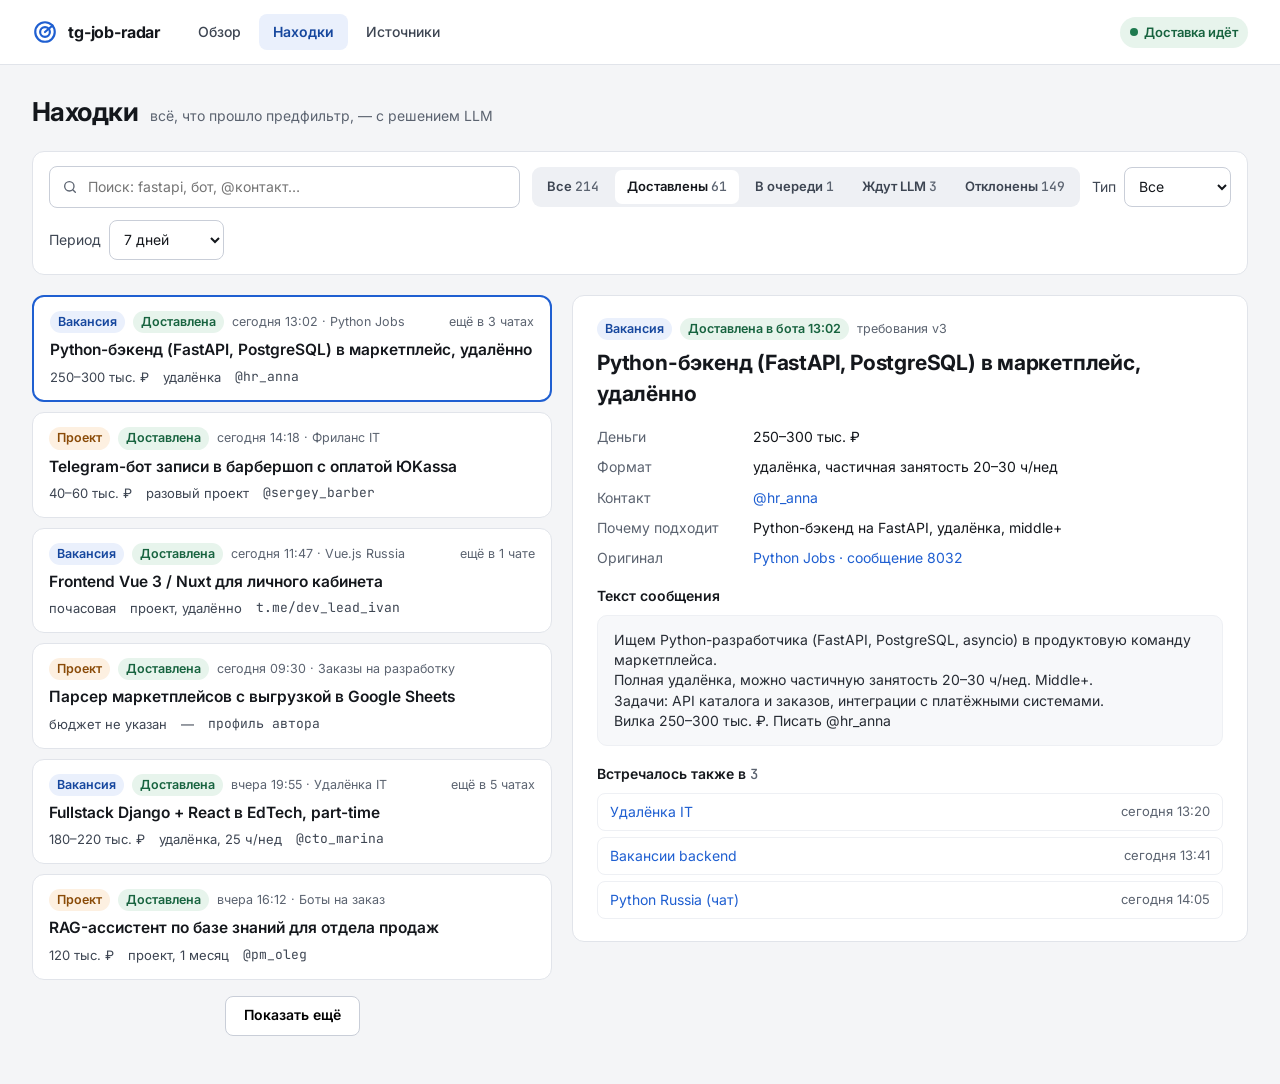
<file: design/web-panel/preview/Findings.html>
<!doctype html>
<html lang="ru">
<head>
<meta charset="utf-8">
<meta name="viewport" content="width=device-width, initial-scale=1">
<title>Находки — tg-job-radar</title>

<link rel="preconnect" href="https://fonts.googleapis.com">
<link rel="stylesheet" href="https://fonts.googleapis.com/css2?family=Inter:wght@400;500;600;700&amp;family=JetBrains+Mono:wght@400;500&amp;display=swap">
<style>
body{margin:0;background:#F4F5F7}
a{color:#1F5FD1;text-decoration:none}a:hover{color:#16479E;text-decoration:underline}
</style>

</head>
<body>


<div style="min-height: 100vh; background: #F4F5F7; color: #14171C; font-family: Inter, system-ui, -apple-system, 'Segoe UI', sans-serif; font-size: 14px; line-height: 1.45">

  <header style="background: #FFFFFF; border-bottom: 1px solid #E1E4EA">
    <div style="max-width: 1360px; margin: 0 auto; padding: 14px 32px; display: flex; flex-wrap: wrap; align-items: center; gap: 24px">
      <div style="display: flex; align-items: center; gap: 10px">
        <svg width="26" height="26" viewBox="0 0 24 24" fill="none" stroke="#1F5FD1" stroke-width="2" stroke-linecap="round" aria-hidden="true"><circle cx="12" cy="12" r="9"></circle><circle cx="12" cy="12" r="4.5"></circle><path d="M12 12 19 6"></path></svg>
        <span style="font-weight: 700; font-size: 16px; letter-spacing: -0.01em">tg-job-radar</span>
      </div>
      <nav aria-label="Разделы" style="display: flex; flex-wrap: wrap; gap: 4px">
        <a href="Main.html" style="padding: 8px 14px; border-radius: 8px; color: #3D4552; font-weight: 500">Обзор</a>
        <a href="Findings.html" aria-current="page" style="padding: 8px 14px; border-radius: 8px; background: #EAF0FC; color: #16479E; font-weight: 600">Находки</a>
        <a href="Sources.html" style="padding: 8px 14px; border-radius: 8px; color: #3D4552; font-weight: 500">Источники</a>
      </nav>
      <div style="margin-left: auto; display: flex; align-items: center; gap: 12px">
        <span style="display: inline-flex; align-items: center; gap: 6px; padding: 6px 10px; border-radius: 999px; background: #E7F4EC; color: #17633F; font-weight: 600; font-size: 13px">
          <svg width="8" height="8" viewBox="0 0 8 8" aria-hidden="true"><circle cx="4" cy="4" r="4" fill="#1E7A4F"></circle></svg>Доставка идёт
        </span>
      </div>
    </div>
  </header>

  <main style="max-width: 1360px; margin: 0 auto; padding: 28px 32px 48px; display: flex; flex-direction: column; gap: 20px">

    <div style="display: flex; flex-wrap: wrap; align-items: baseline; gap: 12px">
      <h1 style="margin: 0; font-size: 26px; font-weight: 700; letter-spacing: -0.02em">Находки</h1>
      <span style="color: #5B6370">всё, что прошло предфильтр, — с решением LLM</span>
    </div>

    <form role="search" aria-label="Фильтр находок" style="background: #FFFFFF; border: 1px solid #E1E4EA; border-radius: 12px; padding: 14px 16px; display: flex; flex-wrap: wrap; align-items: center; gap: 12px">
      <label style="flex: 1 1 280px; display: flex; align-items: center; gap: 8px; min-height: 40px; padding: 0 12px; border: 1px solid #C9CED8; border-radius: 8px">
        <svg width="16" height="16" viewBox="0 0 24 24" fill="none" stroke="#5B6370" stroke-width="2" stroke-linecap="round" aria-hidden="true"><circle cx="11" cy="11" r="7"></circle><path d="m20 20-3.5-3.5"></path></svg>
        <span style="position: absolute; width: 1px; height: 1px; overflow: hidden; clip: rect(0 0 0 0)">Поиск по тексту</span>
        <input type="search" placeholder="Поиск: fastapi, бот, @контакт…" style="flex: 1; min-width: 0; border: 0; outline: none; font: inherit; background: transparent; color: #14171C">
      </label>
      <div role="group" aria-label="Решение" style="display: flex; flex-wrap: wrap; gap: 4px; padding: 3px; background: #EEF0F4; border-radius: 9px">
        
          <button type="button" aria-pressed="false" style="min-height: 34px; padding: 0 12px; border: 0; border-radius: 7px; font: inherit; font-weight: 600; font-size: 13px; cursor: pointer; background: transparent; color: #3D4552">Все <span style="font-family: 'JetBrains Mono', ui-monospace, monospace; font-weight: 500; color: #5B6370">214</span></button>
        
          <button type="button" aria-pressed="true" style="min-height: 34px; padding: 0 12px; border: 0; border-radius: 7px; font: inherit; font-weight: 600; font-size: 13px; cursor: pointer; background: #FFFFFF; color: #14171C">Доставлены <span style="font-family: 'JetBrains Mono', ui-monospace, monospace; font-weight: 500; color: #5B6370">61</span></button>
        
          <button type="button" aria-pressed="false" style="min-height: 34px; padding: 0 12px; border: 0; border-radius: 7px; font: inherit; font-weight: 600; font-size: 13px; cursor: pointer; background: transparent; color: #3D4552">В очереди <span style="font-family: 'JetBrains Mono', ui-monospace, monospace; font-weight: 500; color: #5B6370">1</span></button>
        
          <button type="button" aria-pressed="false" style="min-height: 34px; padding: 0 12px; border: 0; border-radius: 7px; font: inherit; font-weight: 600; font-size: 13px; cursor: pointer; background: transparent; color: #3D4552">Ждут LLM <span style="font-family: 'JetBrains Mono', ui-monospace, monospace; font-weight: 500; color: #5B6370">3</span></button>
        
          <button type="button" aria-pressed="false" style="min-height: 34px; padding: 0 12px; border: 0; border-radius: 7px; font: inherit; font-weight: 600; font-size: 13px; cursor: pointer; background: transparent; color: #3D4552">Отклонены <span style="font-family: 'JetBrains Mono', ui-monospace, monospace; font-weight: 500; color: #5B6370">149</span></button>
        
      </div>
      <label style="display: flex; align-items: center; gap: 8px; color: #3D4552">Тип
        <select style="min-height: 40px; padding: 0 10px; border: 1px solid #C9CED8; border-radius: 8px; font: inherit; background: #FFFFFF; color: #14171C">
          <option>Все</option><option>Вакансии</option><option>Проекты</option>
        </select>
      </label>
      <label style="display: flex; align-items: center; gap: 8px; color: #3D4552">Период
        <select style="min-height: 40px; padding: 0 10px; border: 1px solid #C9CED8; border-radius: 8px; font: inherit; background: #FFFFFF; color: #14171C">
          <option>Сегодня</option><option selected>7 дней</option><option>30 дней</option><option>Всё время</option>
        </select>
      </label>
    </form>

    <div style="display: flex; flex-wrap: wrap; gap: 20px; align-items: flex-start">

      <section aria-label="Список находок" style="flex: 1 1 520px; min-width: 0; display: flex; flex-direction: column; gap: 10px">
        
          <article style="background: #FFFFFF; border: 2px solid #1F5FD1; border-radius: 12px; padding: 14px 16px; display: flex; flex-direction: column; gap: 6px">
            <div style="display: flex; flex-wrap: wrap; align-items: center; gap: 8px; font-size: 12.5px; color: #5B6370">
              <span style="padding: 2px 8px; border-radius: 999px; background: #EAF0FC; color: #16479E; font-weight: 600">Вакансия</span>
              <span style="padding: 2px 8px; border-radius: 999px; background: #E7F4EC; color: #17633F; font-weight: 600">Доставлена</span>
              <span>сегодня 13:02 · Python Jobs</span>
              <span style="margin-left: auto">ещё в 3 чатах</span>
            </div>
            <h2 style="margin: 0; font-size: 15.5px; font-weight: 600">Python-бэкенд (FastAPI, PostgreSQL) в маркетплейс, удалённо</h2>
            <div style="display: flex; flex-wrap: wrap; gap: 14px; color: #3D4552; font-size: 13px">
              <span>250–300 тыс. ₽</span><span>удалёнка</span><span style="font-family: 'JetBrains Mono', ui-monospace, monospace">@hr_anna</span>
            </div>
          </article>
        
          <article style="background: #FFFFFF; border: 1px solid #E1E4EA; border-radius: 12px; padding: 14px 16px; display: flex; flex-direction: column; gap: 6px">
            <div style="display: flex; flex-wrap: wrap; align-items: center; gap: 8px; font-size: 12.5px; color: #5B6370">
              <span style="padding: 2px 8px; border-radius: 999px; background: #FDF0E1; color: #8A4B08; font-weight: 600">Проект</span>
              <span style="padding: 2px 8px; border-radius: 999px; background: #E7F4EC; color: #17633F; font-weight: 600">Доставлена</span>
              <span>сегодня 14:18 · Фриланс IT</span>
              <span style="margin-left: auto"></span>
            </div>
            <h2 style="margin: 0; font-size: 15.5px; font-weight: 600">Telegram-бот записи в барбершоп с оплатой ЮKassa</h2>
            <div style="display: flex; flex-wrap: wrap; gap: 14px; color: #3D4552; font-size: 13px">
              <span>40–60 тыс. ₽</span><span>разовый проект</span><span style="font-family: 'JetBrains Mono', ui-monospace, monospace">@sergey_barber</span>
            </div>
          </article>
        
          <article style="background: #FFFFFF; border: 1px solid #E1E4EA; border-radius: 12px; padding: 14px 16px; display: flex; flex-direction: column; gap: 6px">
            <div style="display: flex; flex-wrap: wrap; align-items: center; gap: 8px; font-size: 12.5px; color: #5B6370">
              <span style="padding: 2px 8px; border-radius: 999px; background: #EAF0FC; color: #16479E; font-weight: 600">Вакансия</span>
              <span style="padding: 2px 8px; border-radius: 999px; background: #E7F4EC; color: #17633F; font-weight: 600">Доставлена</span>
              <span>сегодня 11:47 · Vue.js Russia</span>
              <span style="margin-left: auto">ещё в 1 чате</span>
            </div>
            <h2 style="margin: 0; font-size: 15.5px; font-weight: 600">Frontend Vue 3 / Nuxt для личного кабинета</h2>
            <div style="display: flex; flex-wrap: wrap; gap: 14px; color: #3D4552; font-size: 13px">
              <span>почасовая</span><span>проект, удалённо</span><span style="font-family: 'JetBrains Mono', ui-monospace, monospace">t.me/dev_lead_ivan</span>
            </div>
          </article>
        
          <article style="background: #FFFFFF; border: 1px solid #E1E4EA; border-radius: 12px; padding: 14px 16px; display: flex; flex-direction: column; gap: 6px">
            <div style="display: flex; flex-wrap: wrap; align-items: center; gap: 8px; font-size: 12.5px; color: #5B6370">
              <span style="padding: 2px 8px; border-radius: 999px; background: #FDF0E1; color: #8A4B08; font-weight: 600">Проект</span>
              <span style="padding: 2px 8px; border-radius: 999px; background: #E7F4EC; color: #17633F; font-weight: 600">Доставлена</span>
              <span>сегодня 09:30 · Заказы на разработку</span>
              <span style="margin-left: auto"></span>
            </div>
            <h2 style="margin: 0; font-size: 15.5px; font-weight: 600">Парсер маркетплейсов с выгрузкой в Google Sheets</h2>
            <div style="display: flex; flex-wrap: wrap; gap: 14px; color: #3D4552; font-size: 13px">
              <span>бюджет не указан</span><span>—</span><span style="font-family: 'JetBrains Mono', ui-monospace, monospace">профиль автора</span>
            </div>
          </article>
        
          <article style="background: #FFFFFF; border: 1px solid #E1E4EA; border-radius: 12px; padding: 14px 16px; display: flex; flex-direction: column; gap: 6px">
            <div style="display: flex; flex-wrap: wrap; align-items: center; gap: 8px; font-size: 12.5px; color: #5B6370">
              <span style="padding: 2px 8px; border-radius: 999px; background: #EAF0FC; color: #16479E; font-weight: 600">Вакансия</span>
              <span style="padding: 2px 8px; border-radius: 999px; background: #E7F4EC; color: #17633F; font-weight: 600">Доставлена</span>
              <span>вчера 19:55 · Удалёнка IT</span>
              <span style="margin-left: auto">ещё в 5 чатах</span>
            </div>
            <h2 style="margin: 0; font-size: 15.5px; font-weight: 600">Fullstack Django + React в EdTech, part-time</h2>
            <div style="display: flex; flex-wrap: wrap; gap: 14px; color: #3D4552; font-size: 13px">
              <span>180–220 тыс. ₽</span><span>удалёнка, 25 ч/нед</span><span style="font-family: 'JetBrains Mono', ui-monospace, monospace">@cto_marina</span>
            </div>
          </article>
        
          <article style="background: #FFFFFF; border: 1px solid #E1E4EA; border-radius: 12px; padding: 14px 16px; display: flex; flex-direction: column; gap: 6px">
            <div style="display: flex; flex-wrap: wrap; align-items: center; gap: 8px; font-size: 12.5px; color: #5B6370">
              <span style="padding: 2px 8px; border-radius: 999px; background: #FDF0E1; color: #8A4B08; font-weight: 600">Проект</span>
              <span style="padding: 2px 8px; border-radius: 999px; background: #E7F4EC; color: #17633F; font-weight: 600">Доставлена</span>
              <span>вчера 16:12 · Боты на заказ</span>
              <span style="margin-left: auto"></span>
            </div>
            <h2 style="margin: 0; font-size: 15.5px; font-weight: 600">RAG-ассистент по базе знаний для отдела продаж</h2>
            <div style="display: flex; flex-wrap: wrap; gap: 14px; color: #3D4552; font-size: 13px">
              <span>120 тыс. ₽</span><span>проект, 1 месяц</span><span style="font-family: 'JetBrains Mono', ui-monospace, monospace">@pm_oleg</span>
            </div>
          </article>
        
        <div style="display: flex; justify-content: center; padding-top: 6px">
          <button type="button" style="min-height: 40px; padding: 0 18px; border-radius: 8px; border: 1px solid #C9CED8; background: #FFFFFF; font: inherit; font-weight: 600; cursor: pointer">Показать ещё</button>
        </div>
      </section>

      <article aria-label="Выбранная находка" style="flex: 999 1 560px; min-width: 0; background: #FFFFFF; border: 1px solid #E1E4EA; border-radius: 12px; padding: 22px 24px; display: flex; flex-direction: column; gap: 18px">
        <div style="display: flex; flex-direction: column; gap: 8px">
          <div style="display: flex; flex-wrap: wrap; align-items: center; gap: 8px; font-size: 12.5px; color: #5B6370">
            <span style="padding: 2px 8px; border-radius: 999px; background: #EAF0FC; color: #16479E; font-weight: 600">Вакансия</span>
            <span style="padding: 2px 8px; border-radius: 999px; background: #E7F4EC; color: #17633F; font-weight: 600">Доставлена в бота 13:02</span>
            <span>требования v3</span>
          </div>
          <h2 style="margin: 0; font-size: 21px; font-weight: 700; letter-spacing: -0.01em">Python-бэкенд (FastAPI, PostgreSQL) в маркетплейс, удалённо</h2>
        </div>

        <dl style="margin: 0; display: grid; grid-template-columns: 140px minmax(0, 1fr); gap: 10px 16px">
          <dt style="color: #5B6370">Деньги</dt><dd style="margin: 0">250–300 тыс. ₽</dd>
          <dt style="color: #5B6370">Формат</dt><dd style="margin: 0">удалёнка, частичная занятость 20–30 ч/нед</dd>
          <dt style="color: #5B6370">Контакт</dt><dd style="margin: 0"><a href="https://t.me/hr_anna">@hr_anna</a></dd>
          <dt style="color: #5B6370">Почему подходит</dt><dd style="margin: 0">Python-бэкенд на FastAPI, удалёнка, middle+</dd>
          <dt style="color: #5B6370">Оригинал</dt><dd style="margin: 0"><a href="https://t.me/ru_pythonjobs/8032">Python Jobs · сообщение 8032</a></dd>
        </dl>

        <section style="display: flex; flex-direction: column; gap: 8px">
          <h3 style="margin: 0; font-size: 14px; font-weight: 600">Текст сообщения</h3>
          <div style="background: #F7F8FA; border: 1px solid #EEF0F4; border-radius: 10px; padding: 14px 16px; white-space: pre-line; color: #262B33">Ищем Python-разработчика (FastAPI, PostgreSQL, asyncio) в продуктовую команду маркетплейса.
Полная удалёнка, можно частичную занятость 20–30 ч/нед. Middle+.
Задачи: API каталога и заказов, интеграции с платёжными системами.
Вилка 250–300 тыс. ₽. Писать @hr_anna</div>
        </section>

        <section style="display: flex; flex-direction: column; gap: 8px">
          <h3 style="margin: 0; font-size: 14px; font-weight: 600">Встречалось также в <span style="font-family: 'JetBrains Mono', ui-monospace, monospace; font-weight: 500; color: #5B6370">3</span></h3>
          <ul style="margin: 0; padding: 0; list-style: none; display: flex; flex-direction: column; gap: 6px">
            
              <li style="display: flex; flex-wrap: wrap; justify-content: space-between; gap: 8px; padding: 8px 12px; border: 1px solid #EEF0F4; border-radius: 8px">
                <a href="https://t.me/remote_it">Удалёнка IT</a><span style="color: #5B6370; font-size: 13px">сегодня 13:20</span>
              </li>
            
              <li style="display: flex; flex-wrap: wrap; justify-content: space-between; gap: 8px; padding: 8px 12px; border: 1px solid #EEF0F4; border-radius: 8px">
                <a href="https://t.me/backend_jobs">Вакансии backend</a><span style="color: #5B6370; font-size: 13px">сегодня 13:41</span>
              </li>
            
              <li style="display: flex; flex-wrap: wrap; justify-content: space-between; gap: 8px; padding: 8px 12px; border: 1px solid #EEF0F4; border-radius: 8px">
                <a href="https://t.me/ru_python">Python Russia (чат)</a><span style="color: #5B6370; font-size: 13px">сегодня 14:05</span>
              </li>
            
          </ul>
        </section>
      </article>
    </div>
  </main>
</div>

</body>
</html>
</file>
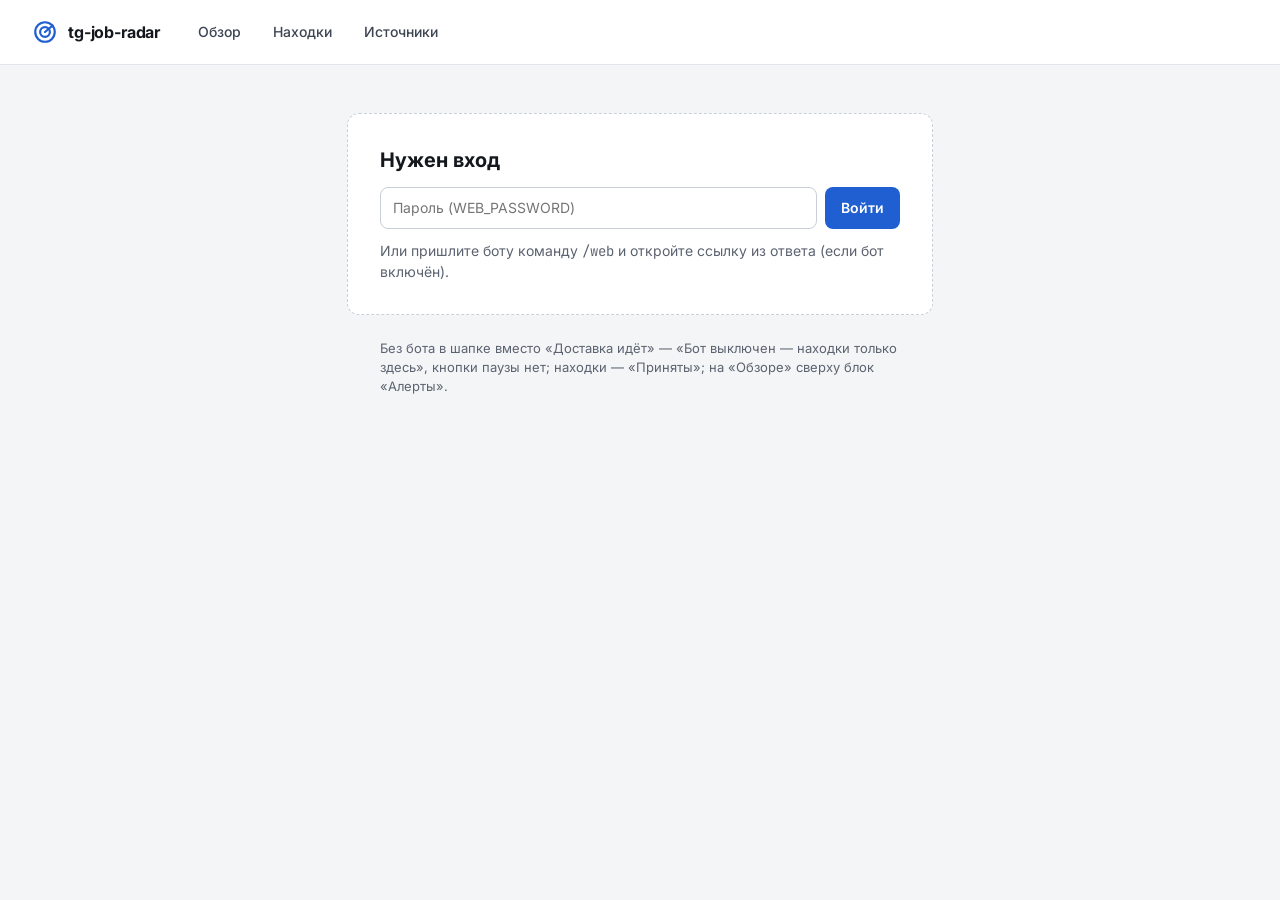
<file: design/web-panel/preview/Login.html>
<!doctype html>
<html lang="ru">
<head>
<meta charset="utf-8">
<meta name="viewport" content="width=device-width, initial-scale=1">
<title>Вход — tg-job-radar</title>

<link rel="preconnect" href="https://fonts.googleapis.com">
<link rel="stylesheet" href="https://fonts.googleapis.com/css2?family=Inter:wght@400;500;600;700&amp;family=JetBrains+Mono:wght@400;500&amp;display=swap">
<style>
body{margin:0;background:#F4F5F7}
a{color:#1F5FD1;text-decoration:none}a:hover{color:#16479E;text-decoration:underline}
</style>

</head>
<body>


<div style="min-height: 100vh; background: #F4F5F7; color: #14171C; font-family: Inter, system-ui, -apple-system, 'Segoe UI', sans-serif; font-size: 14px; line-height: 1.45">

  <header style="background: #FFFFFF; border-bottom: 1px solid #E1E4EA">
    <div style="max-width: 1360px; margin: 0 auto; padding: 14px 32px; display: flex; flex-wrap: wrap; align-items: center; gap: 24px">
      <div style="display: flex; align-items: center; gap: 10px">
        <svg width="26" height="26" viewBox="0 0 24 24" fill="none" stroke="#1F5FD1" stroke-width="2" stroke-linecap="round" aria-hidden="true"><circle cx="12" cy="12" r="9"></circle><circle cx="12" cy="12" r="4.5"></circle><path d="M12 12 19 6"></path></svg>
        <span style="font-weight: 700; font-size: 16px; letter-spacing: -0.01em">tg-job-radar</span>
      </div>
      <nav aria-label="Разделы" style="display: flex; flex-wrap: wrap; gap: 4px">
        <a href="Main.html" style="padding: 8px 14px; border-radius: 8px; color: #3D4552; font-weight: 500">Обзор</a>
        <a href="Findings.html" style="padding: 8px 14px; border-radius: 8px; color: #3D4552; font-weight: 500">Находки</a>
        <a href="Sources.html" style="padding: 8px 14px; border-radius: 8px; color: #3D4552; font-weight: 500">Источники</a>
      </nav>
      </div>
  </header>

  <main style="max-width: 1360px; margin: 0 auto; padding: 48px 32px; display: flex; flex-direction: column; align-items: center; gap: 24px">
    <section aria-label="Вход" style="width: 100%; max-width: 520px; background: #FFFFFF; border: 1px dashed #C9CED8; border-radius: 12px; padding: 32px; display: flex; flex-direction: column; gap: 12px">
      <h1 style="margin: 0; font-size: 20px; font-weight: 700">Нужен вход</h1>
      <form style="display: flex; flex-wrap: wrap; gap: 8px">
        <label style="flex: 1 1 220px; display: flex"><span style="position: absolute; width: 1px; height: 1px; overflow: hidden; clip: rect(0 0 0 0)">Пароль панели</span>
          <input type="password" placeholder="Пароль (WEB_PASSWORD)" style="flex: 1; min-width: 0; min-height: 40px; padding: 0 12px; border: 1px solid #C9CED8; border-radius: 8px; font: inherit"></label>
        <button type="submit" style="min-height: 40px; padding: 0 16px; border-radius: 8px; border: 0; background: #1F5FD1; color: #FFFFFF; font: inherit; font-weight: 600">Войти</button>
      </form>
      <span style="color: #5B6370">Или пришлите боту команду <span style="font-family: 'JetBrains Mono', ui-monospace, monospace">/web</span> и откройте ссылку из ответа (если бот включён).</span>
    </section>
    <p style="max-width: 520px; margin: 0; color: #5B6370; font-size: 13px">Без бота в шапке вместо «Доставка идёт» — «Бот выключен — находки только здесь», кнопки паузы нет; находки — «Приняты»; на «Обзоре» сверху блок «Алерты».</p>
  </main>
</div>

</body>
</html>
</file>
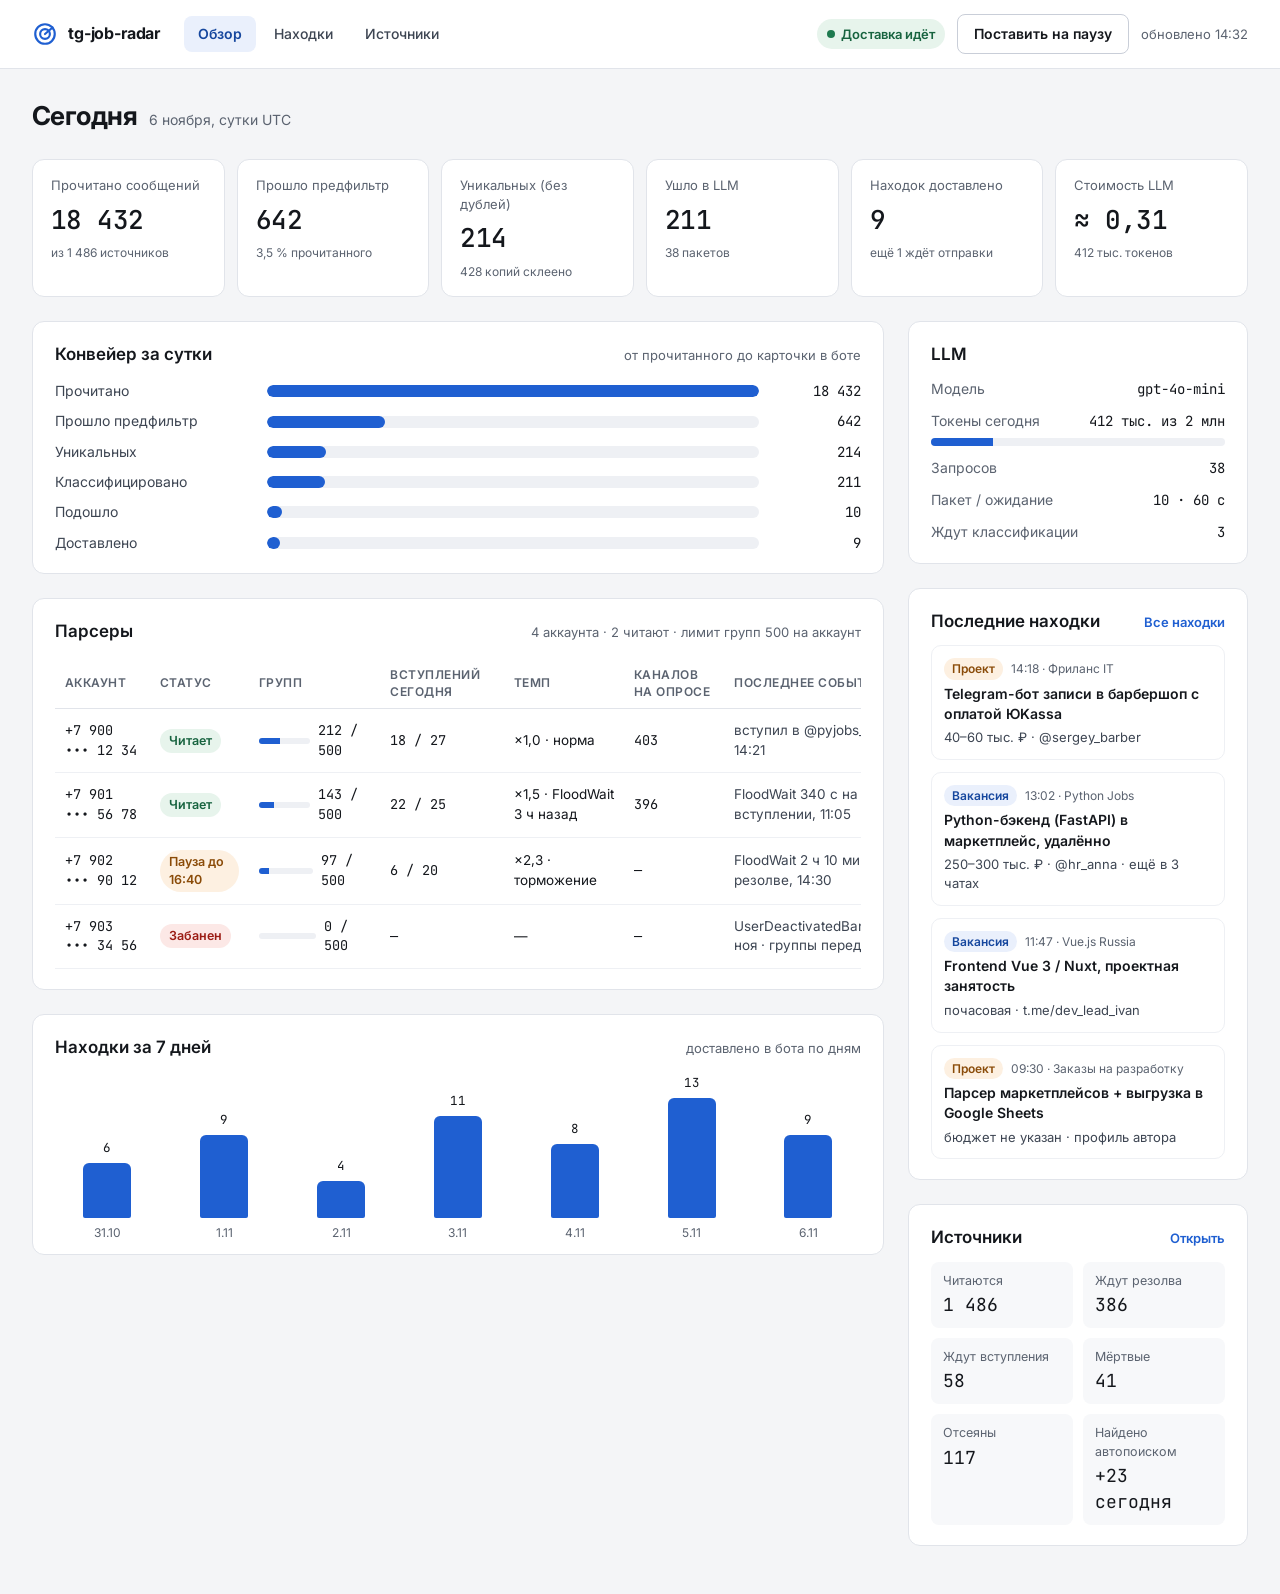
<file: design/web-panel/preview/Main.html>
<!doctype html>
<html lang="ru">
<head>
<meta charset="utf-8">
<meta name="viewport" content="width=device-width, initial-scale=1">
<title>Обзор — tg-job-radar</title>

<link rel="preconnect" href="https://fonts.googleapis.com">
<link rel="stylesheet" href="https://fonts.googleapis.com/css2?family=Inter:wght@400;500;600;700&amp;family=JetBrains+Mono:wght@400;500&amp;display=swap">
<style>
body{margin:0;background:#F4F5F7}
a{color:#1F5FD1;text-decoration:none}a:hover{color:#16479E;text-decoration:underline}
</style>

</head>
<body>


<div style="min-height: 100vh; background: #F4F5F7; color: #14171C; font-family: Inter, system-ui, -apple-system, 'Segoe UI', sans-serif; font-size: 14px; line-height: 1.45">

  <header style="background: #FFFFFF; border-bottom: 1px solid #E1E4EA">
    <div style="max-width: 1360px; margin: 0 auto; padding: 14px 32px; display: flex; flex-wrap: wrap; align-items: center; gap: 24px">
      <div style="display: flex; align-items: center; gap: 10px">
        <svg width="26" height="26" viewBox="0 0 24 24" fill="none" stroke="#1F5FD1" stroke-width="2" stroke-linecap="round" aria-hidden="true"><circle cx="12" cy="12" r="9"></circle><circle cx="12" cy="12" r="4.5"></circle><path d="M12 12 19 6"></path></svg>
        <span style="font-weight: 700; font-size: 16px; letter-spacing: -0.01em">tg-job-radar</span>
      </div>
      <nav aria-label="Разделы" style="display: flex; flex-wrap: wrap; gap: 4px">
        <a href="Main.html" aria-current="page" style="padding: 8px 14px; border-radius: 8px; background: #EAF0FC; color: #16479E; font-weight: 600">Обзор</a>
        <a href="Findings.html" style="padding: 8px 14px; border-radius: 8px; color: #3D4552; font-weight: 500">Находки</a>
        <a href="Sources.html" style="padding: 8px 14px; border-radius: 8px; color: #3D4552; font-weight: 500">Источники</a>
      </nav>
      <div style="margin-left: auto; display: flex; flex-wrap: wrap; align-items: center; gap: 12px">
        <span style="display: inline-flex; align-items: center; gap: 6px; padding: 6px 10px; border-radius: 999px; background: #E7F4EC; color: #17633F; font-weight: 600; font-size: 13px">
          <svg width="8" height="8" viewBox="0 0 8 8" aria-hidden="true"><circle cx="4" cy="4" r="4" fill="#1E7A4F"></circle></svg>Доставка идёт
        </span>
        <button type="button" style="min-height: 40px; padding: 0 16px; border-radius: 8px; border: 1px solid #C9CED8; background: #FFFFFF; color: #14171C; font: inherit; font-weight: 600; cursor: pointer">Поставить на паузу</button>
        <span style="color: #5B6370; font-size: 13px">обновлено 14:32</span>
      </div>
    </div>
  </header>

  <main style="max-width: 1360px; margin: 0 auto; padding: 28px 32px 48px; display: flex; flex-direction: column; gap: 24px">

    <div style="display: flex; flex-wrap: wrap; align-items: baseline; gap: 12px">
      <h1 style="margin: 0; font-size: 26px; font-weight: 700; letter-spacing: -0.02em">Сегодня</h1>
      <span style="color: #5B6370">6 ноября, сутки UTC</span>
    </div>

    <section aria-label="Показатели за сутки" style="display: grid; grid-template-columns: repeat(auto-fit, minmax(190px, 1fr)); gap: 12px">
      
        <div style="background: #FFFFFF; border: 1px solid #E1E4EA; border-radius: 12px; padding: 16px 18px; display: flex; flex-direction: column; gap: 6px">
          <span style="color: #5B6370; font-size: 13px">Прочитано сообщений</span>
          <span style="font-family: 'JetBrains Mono', ui-monospace, monospace; font-size: 26px; font-weight: 500; letter-spacing: -0.02em">18 432</span>
          <span style="color: #5B6370; font-size: 12px">из 1 486 источников</span>
        </div>
      
        <div style="background: #FFFFFF; border: 1px solid #E1E4EA; border-radius: 12px; padding: 16px 18px; display: flex; flex-direction: column; gap: 6px">
          <span style="color: #5B6370; font-size: 13px">Прошло предфильтр</span>
          <span style="font-family: 'JetBrains Mono', ui-monospace, monospace; font-size: 26px; font-weight: 500; letter-spacing: -0.02em">642</span>
          <span style="color: #5B6370; font-size: 12px">3,5 % прочитанного</span>
        </div>
      
        <div style="background: #FFFFFF; border: 1px solid #E1E4EA; border-radius: 12px; padding: 16px 18px; display: flex; flex-direction: column; gap: 6px">
          <span style="color: #5B6370; font-size: 13px">Уникальных (без дублей)</span>
          <span style="font-family: 'JetBrains Mono', ui-monospace, monospace; font-size: 26px; font-weight: 500; letter-spacing: -0.02em">214</span>
          <span style="color: #5B6370; font-size: 12px">428 копий склеено</span>
        </div>
      
        <div style="background: #FFFFFF; border: 1px solid #E1E4EA; border-radius: 12px; padding: 16px 18px; display: flex; flex-direction: column; gap: 6px">
          <span style="color: #5B6370; font-size: 13px">Ушло в LLM</span>
          <span style="font-family: 'JetBrains Mono', ui-monospace, monospace; font-size: 26px; font-weight: 500; letter-spacing: -0.02em">211</span>
          <span style="color: #5B6370; font-size: 12px">38 пакетов</span>
        </div>
      
        <div style="background: #FFFFFF; border: 1px solid #E1E4EA; border-radius: 12px; padding: 16px 18px; display: flex; flex-direction: column; gap: 6px">
          <span style="color: #5B6370; font-size: 13px">Находок доставлено</span>
          <span style="font-family: 'JetBrains Mono', ui-monospace, monospace; font-size: 26px; font-weight: 500; letter-spacing: -0.02em">9</span>
          <span style="color: #5B6370; font-size: 12px">ещё 1 ждёт отправки</span>
        </div>
      
        <div style="background: #FFFFFF; border: 1px solid #E1E4EA; border-radius: 12px; padding: 16px 18px; display: flex; flex-direction: column; gap: 6px">
          <span style="color: #5B6370; font-size: 13px">Стоимость LLM</span>
          <span style="font-family: 'JetBrains Mono', ui-monospace, monospace; font-size: 26px; font-weight: 500; letter-spacing: -0.02em">≈ 0,31</span>
          <span style="color: #5B6370; font-size: 12px">412 тыс. токенов</span>
        </div>
      
    </section>

    <div style="display: flex; flex-wrap: wrap; gap: 24px; align-items: flex-start">

      <div style="flex: 999 1 640px; min-width: 0; display: flex; flex-direction: column; gap: 24px">

        <section style="background: #FFFFFF; border: 1px solid #E1E4EA; border-radius: 12px; padding: 20px 22px; display: flex; flex-direction: column; gap: 14px">
          <div style="display: flex; flex-wrap: wrap; align-items: baseline; justify-content: space-between; gap: 8px">
            <h2 style="margin: 0; font-size: 17px; font-weight: 600">Конвейер за сутки</h2>
            <span style="color: #5B6370; font-size: 13px">от прочитанного до карточки в боте</span>
          </div>
          <div style="display: flex; flex-direction: column; gap: 10px">
            
              <div style="display: grid; grid-template-columns: 200px minmax(0, 1fr) 90px; align-items: center; gap: 12px">
                <span style="color: #3D4552">Прочитано</span>
                <div style="height: 12px; background: #EEF0F4; border-radius: 6px; overflow: hidden">
                  <div style="height: 100%; width: 100%; background: #1F5FD1; border-radius: 6px"></div>
                </div>
                <span style="font-family: 'JetBrains Mono', ui-monospace, monospace; text-align: right">18 432</span>
              </div>
            
              <div style="display: grid; grid-template-columns: 200px minmax(0, 1fr) 90px; align-items: center; gap: 12px">
                <span style="color: #3D4552">Прошло предфильтр</span>
                <div style="height: 12px; background: #EEF0F4; border-radius: 6px; overflow: hidden">
                  <div style="height: 100%; width: 24%; background: #1F5FD1; border-radius: 6px"></div>
                </div>
                <span style="font-family: 'JetBrains Mono', ui-monospace, monospace; text-align: right">642</span>
              </div>
            
              <div style="display: grid; grid-template-columns: 200px minmax(0, 1fr) 90px; align-items: center; gap: 12px">
                <span style="color: #3D4552">Уникальных</span>
                <div style="height: 12px; background: #EEF0F4; border-radius: 6px; overflow: hidden">
                  <div style="height: 100%; width: 12%; background: #1F5FD1; border-radius: 6px"></div>
                </div>
                <span style="font-family: 'JetBrains Mono', ui-monospace, monospace; text-align: right">214</span>
              </div>
            
              <div style="display: grid; grid-template-columns: 200px minmax(0, 1fr) 90px; align-items: center; gap: 12px">
                <span style="color: #3D4552">Классифицировано</span>
                <div style="height: 12px; background: #EEF0F4; border-radius: 6px; overflow: hidden">
                  <div style="height: 100%; width: 11.8%; background: #1F5FD1; border-radius: 6px"></div>
                </div>
                <span style="font-family: 'JetBrains Mono', ui-monospace, monospace; text-align: right">211</span>
              </div>
            
              <div style="display: grid; grid-template-columns: 200px minmax(0, 1fr) 90px; align-items: center; gap: 12px">
                <span style="color: #3D4552">Подошло</span>
                <div style="height: 12px; background: #EEF0F4; border-radius: 6px; overflow: hidden">
                  <div style="height: 100%; width: 3%; background: #1F5FD1; border-radius: 6px"></div>
                </div>
                <span style="font-family: 'JetBrains Mono', ui-monospace, monospace; text-align: right">10</span>
              </div>
            
              <div style="display: grid; grid-template-columns: 200px minmax(0, 1fr) 90px; align-items: center; gap: 12px">
                <span style="color: #3D4552">Доставлено</span>
                <div style="height: 12px; background: #EEF0F4; border-radius: 6px; overflow: hidden">
                  <div style="height: 100%; width: 2.7%; background: #1F5FD1; border-radius: 6px"></div>
                </div>
                <span style="font-family: 'JetBrains Mono', ui-monospace, monospace; text-align: right">9</span>
              </div>
            
          </div>
        </section>

        <section style="background: #FFFFFF; border: 1px solid #E1E4EA; border-radius: 12px; padding: 20px 22px; display: flex; flex-direction: column; gap: 14px">
          <div style="display: flex; flex-wrap: wrap; align-items: baseline; justify-content: space-between; gap: 8px">
            <h2 style="margin: 0; font-size: 17px; font-weight: 600">Парсеры</h2>
            <span style="color: #5B6370; font-size: 13px">4 аккаунта · 2 читают · лимит групп 500 на аккаунт</span>
          </div>
          <div style="overflow-x: auto">
            <table style="width: 100%; min-width: 860px; border-collapse: collapse; font-size: 13.5px">
              <thead>
                <tr style="text-align: left; color: #5B6370; font-size: 12px; text-transform: uppercase; letter-spacing: 0.04em">
                  <th style="padding: 8px 10px; font-weight: 600; border-bottom: 1px solid #E1E4EA">Аккаунт</th>
                  <th style="padding: 8px 10px; font-weight: 600; border-bottom: 1px solid #E1E4EA">Статус</th>
                  <th style="padding: 8px 10px; font-weight: 600; border-bottom: 1px solid #E1E4EA">Групп</th>
                  <th style="padding: 8px 10px; font-weight: 600; border-bottom: 1px solid #E1E4EA">Вступлений сегодня</th>
                  <th style="padding: 8px 10px; font-weight: 600; border-bottom: 1px solid #E1E4EA">Темп</th>
                  <th style="padding: 8px 10px; font-weight: 600; border-bottom: 1px solid #E1E4EA">Каналов на опросе</th>
                  <th style="padding: 8px 10px; font-weight: 600; border-bottom: 1px solid #E1E4EA">Последнее событие</th>
                </tr>
              </thead>
              <tbody>
                
                  <tr>
                    <td style="padding: 12px 10px; border-bottom: 1px solid #EEF0F4; font-family: 'JetBrains Mono', ui-monospace, monospace">+7 900 ••• 12 34</td>
                    <td style="padding: 12px 10px; border-bottom: 1px solid #EEF0F4">
                      <span style="display: inline-flex; align-items: center; gap: 6px; padding: 3px 9px; border-radius: 999px; font-weight: 600; font-size: 12.5px; background: #E7F4EC; color: #17633F">Читает</span>
                    </td>
                    <td style="padding: 12px 10px; border-bottom: 1px solid #EEF0F4">
                      <div style="display: flex; align-items: center; gap: 8px">
                        <div style="width: 70px; height: 6px; background: #EEF0F4; border-radius: 3px; overflow: hidden"><div style="height: 100%; width: 42%; background: #1F5FD1"></div></div>
                        <span style="font-family: 'JetBrains Mono', ui-monospace, monospace">212 / 500</span>
                      </div>
                    </td>
                    <td style="padding: 12px 10px; border-bottom: 1px solid #EEF0F4; font-family: 'JetBrains Mono', ui-monospace, monospace">18 / 27</td>
                    <td style="padding: 12px 10px; border-bottom: 1px solid #EEF0F4">×1,0 · норма</td>
                    <td style="padding: 12px 10px; border-bottom: 1px solid #EEF0F4; font-family: 'JetBrains Mono', ui-monospace, monospace">403</td>
                    <td style="padding: 12px 10px; border-bottom: 1px solid #EEF0F4; color: #3D4552">вступил в @pyjobs_chat, 14:21</td>
                  </tr>
                
                  <tr>
                    <td style="padding: 12px 10px; border-bottom: 1px solid #EEF0F4; font-family: 'JetBrains Mono', ui-monospace, monospace">+7 901 ••• 56 78</td>
                    <td style="padding: 12px 10px; border-bottom: 1px solid #EEF0F4">
                      <span style="display: inline-flex; align-items: center; gap: 6px; padding: 3px 9px; border-radius: 999px; font-weight: 600; font-size: 12.5px; background: #E7F4EC; color: #17633F">Читает</span>
                    </td>
                    <td style="padding: 12px 10px; border-bottom: 1px solid #EEF0F4">
                      <div style="display: flex; align-items: center; gap: 8px">
                        <div style="width: 70px; height: 6px; background: #EEF0F4; border-radius: 3px; overflow: hidden"><div style="height: 100%; width: 29%; background: #1F5FD1"></div></div>
                        <span style="font-family: 'JetBrains Mono', ui-monospace, monospace">143 / 500</span>
                      </div>
                    </td>
                    <td style="padding: 12px 10px; border-bottom: 1px solid #EEF0F4; font-family: 'JetBrains Mono', ui-monospace, monospace">22 / 25</td>
                    <td style="padding: 12px 10px; border-bottom: 1px solid #EEF0F4">×1,5 · FloodWait 3 ч назад</td>
                    <td style="padding: 12px 10px; border-bottom: 1px solid #EEF0F4; font-family: 'JetBrains Mono', ui-monospace, monospace">396</td>
                    <td style="padding: 12px 10px; border-bottom: 1px solid #EEF0F4; color: #3D4552">FloodWait 340 с на вступлении, 11:05</td>
                  </tr>
                
                  <tr>
                    <td style="padding: 12px 10px; border-bottom: 1px solid #EEF0F4; font-family: 'JetBrains Mono', ui-monospace, monospace">+7 902 ••• 90 12</td>
                    <td style="padding: 12px 10px; border-bottom: 1px solid #EEF0F4">
                      <span style="display: inline-flex; align-items: center; gap: 6px; padding: 3px 9px; border-radius: 999px; font-weight: 600; font-size: 12.5px; background: #FDF0E1; color: #8A4B08">Пауза до 16:40</span>
                    </td>
                    <td style="padding: 12px 10px; border-bottom: 1px solid #EEF0F4">
                      <div style="display: flex; align-items: center; gap: 8px">
                        <div style="width: 70px; height: 6px; background: #EEF0F4; border-radius: 3px; overflow: hidden"><div style="height: 100%; width: 19%; background: #1F5FD1"></div></div>
                        <span style="font-family: 'JetBrains Mono', ui-monospace, monospace">97 / 500</span>
                      </div>
                    </td>
                    <td style="padding: 12px 10px; border-bottom: 1px solid #EEF0F4; font-family: 'JetBrains Mono', ui-monospace, monospace">6 / 20</td>
                    <td style="padding: 12px 10px; border-bottom: 1px solid #EEF0F4">×2,3 · торможение</td>
                    <td style="padding: 12px 10px; border-bottom: 1px solid #EEF0F4; font-family: 'JetBrains Mono', ui-monospace, monospace">—</td>
                    <td style="padding: 12px 10px; border-bottom: 1px solid #EEF0F4; color: #3D4552">FloodWait 2 ч 10 мин на резолве, 14:30</td>
                  </tr>
                
                  <tr>
                    <td style="padding: 12px 10px; border-bottom: 1px solid #EEF0F4; font-family: 'JetBrains Mono', ui-monospace, monospace">+7 903 ••• 34 56</td>
                    <td style="padding: 12px 10px; border-bottom: 1px solid #EEF0F4">
                      <span style="display: inline-flex; align-items: center; gap: 6px; padding: 3px 9px; border-radius: 999px; font-weight: 600; font-size: 12.5px; background: #FCE8E6; color: #9B1C14">Забанен</span>
                    </td>
                    <td style="padding: 12px 10px; border-bottom: 1px solid #EEF0F4">
                      <div style="display: flex; align-items: center; gap: 8px">
                        <div style="width: 70px; height: 6px; background: #EEF0F4; border-radius: 3px; overflow: hidden"><div style="height: 100%; width: 0%; background: #1F5FD1"></div></div>
                        <span style="font-family: 'JetBrains Mono', ui-monospace, monospace">0 / 500</span>
                      </div>
                    </td>
                    <td style="padding: 12px 10px; border-bottom: 1px solid #EEF0F4; font-family: 'JetBrains Mono', ui-monospace, monospace">—</td>
                    <td style="padding: 12px 10px; border-bottom: 1px solid #EEF0F4">—</td>
                    <td style="padding: 12px 10px; border-bottom: 1px solid #EEF0F4; font-family: 'JetBrains Mono', ui-monospace, monospace">—</td>
                    <td style="padding: 12px 10px; border-bottom: 1px solid #EEF0F4; color: #3D4552">UserDeactivatedBan, 3 ноя · группы переданы</td>
                  </tr>
                
              </tbody>
            </table>
          </div>
        </section>

        <section style="background: #FFFFFF; border: 1px solid #E1E4EA; border-radius: 12px; padding: 20px 22px; display: flex; flex-direction: column; gap: 14px">
          <div style="display: flex; flex-wrap: wrap; align-items: baseline; justify-content: space-between; gap: 8px">
            <h2 style="margin: 0; font-size: 17px; font-weight: 600">Находки за 7 дней</h2>
            <span style="color: #5B6370; font-size: 13px">доставлено в бота по дням</span>
          </div>
          <div style="display: grid; grid-template-columns: repeat(7, minmax(0, 1fr)); gap: 12px; align-items: end; height: 160px">
            
              <div style="display: flex; flex-direction: column; align-items: center; justify-content: flex-end; gap: 6px; height: 100%">
                <span style="font-family: 'JetBrains Mono', ui-monospace, monospace; font-size: 12.5px">6</span>
                <div style="width: 100%; max-width: 48px; height: 55px; background: #1F5FD1; border-radius: 6px 6px 2px 2px"></div>
                <span style="color: #5B6370; font-size: 12px">31.10</span>
              </div>
            
              <div style="display: flex; flex-direction: column; align-items: center; justify-content: flex-end; gap: 6px; height: 100%">
                <span style="font-family: 'JetBrains Mono', ui-monospace, monospace; font-size: 12.5px">9</span>
                <div style="width: 100%; max-width: 48px; height: 83px; background: #1F5FD1; border-radius: 6px 6px 2px 2px"></div>
                <span style="color: #5B6370; font-size: 12px">1.11</span>
              </div>
            
              <div style="display: flex; flex-direction: column; align-items: center; justify-content: flex-end; gap: 6px; height: 100%">
                <span style="font-family: 'JetBrains Mono', ui-monospace, monospace; font-size: 12.5px">4</span>
                <div style="width: 100%; max-width: 48px; height: 37px; background: #1F5FD1; border-radius: 6px 6px 2px 2px"></div>
                <span style="color: #5B6370; font-size: 12px">2.11</span>
              </div>
            
              <div style="display: flex; flex-direction: column; align-items: center; justify-content: flex-end; gap: 6px; height: 100%">
                <span style="font-family: 'JetBrains Mono', ui-monospace, monospace; font-size: 12.5px">11</span>
                <div style="width: 100%; max-width: 48px; height: 102px; background: #1F5FD1; border-radius: 6px 6px 2px 2px"></div>
                <span style="color: #5B6370; font-size: 12px">3.11</span>
              </div>
            
              <div style="display: flex; flex-direction: column; align-items: center; justify-content: flex-end; gap: 6px; height: 100%">
                <span style="font-family: 'JetBrains Mono', ui-monospace, monospace; font-size: 12.5px">8</span>
                <div style="width: 100%; max-width: 48px; height: 74px; background: #1F5FD1; border-radius: 6px 6px 2px 2px"></div>
                <span style="color: #5B6370; font-size: 12px">4.11</span>
              </div>
            
              <div style="display: flex; flex-direction: column; align-items: center; justify-content: flex-end; gap: 6px; height: 100%">
                <span style="font-family: 'JetBrains Mono', ui-monospace, monospace; font-size: 12.5px">13</span>
                <div style="width: 100%; max-width: 48px; height: 120px; background: #1F5FD1; border-radius: 6px 6px 2px 2px"></div>
                <span style="color: #5B6370; font-size: 12px">5.11</span>
              </div>
            
              <div style="display: flex; flex-direction: column; align-items: center; justify-content: flex-end; gap: 6px; height: 100%">
                <span style="font-family: 'JetBrains Mono', ui-monospace, monospace; font-size: 12.5px">9</span>
                <div style="width: 100%; max-width: 48px; height: 83px; background: #1F5FD1; border-radius: 6px 6px 2px 2px"></div>
                <span style="color: #5B6370; font-size: 12px">6.11</span>
              </div>
            
          </div>
        </section>
      </div>

      <aside style="flex: 1 1 340px; min-width: 0; display: flex; flex-direction: column; gap: 24px">

        <section style="background: #FFFFFF; border: 1px solid #E1E4EA; border-radius: 12px; padding: 20px 22px; display: flex; flex-direction: column; gap: 12px">
          <h2 style="margin: 0; font-size: 17px; font-weight: 600">LLM</h2>
          <div style="display: flex; justify-content: space-between; gap: 8px"><span style="color: #5B6370">Модель</span><span style="font-family: 'JetBrains Mono', ui-monospace, monospace">gpt-4o-mini</span></div>
          <div style="display: flex; flex-direction: column; gap: 6px">
            <div style="display: flex; justify-content: space-between; gap: 8px"><span style="color: #5B6370">Токены сегодня</span><span style="font-family: 'JetBrains Mono', ui-monospace, monospace">412 тыс. из 2 млн</span></div>
            <div style="height: 8px; background: #EEF0F4; border-radius: 4px; overflow: hidden"><div style="height: 100%; width: 21%; background: #1F5FD1"></div></div>
          </div>
          <div style="display: flex; justify-content: space-between; gap: 8px"><span style="color: #5B6370">Запросов</span><span style="font-family: 'JetBrains Mono', ui-monospace, monospace">38</span></div>
          <div style="display: flex; justify-content: space-between; gap: 8px"><span style="color: #5B6370">Пакет / ожидание</span><span style="font-family: 'JetBrains Mono', ui-monospace, monospace">10 · 60 с</span></div>
          <div style="display: flex; justify-content: space-between; gap: 8px"><span style="color: #5B6370">Ждут классификации</span><span style="font-family: 'JetBrains Mono', ui-monospace, monospace">3</span></div>
        </section>

        <section style="background: #FFFFFF; border: 1px solid #E1E4EA; border-radius: 12px; padding: 20px 22px; display: flex; flex-direction: column; gap: 12px">
          <div style="display: flex; align-items: baseline; justify-content: space-between; gap: 8px">
            <h2 style="margin: 0; font-size: 17px; font-weight: 600">Последние находки</h2>
            <a href="Findings.html" style="font-size: 13px; font-weight: 600">Все находки</a>
          </div>
          
            <a href="Findings.html" style="display: flex; flex-direction: column; gap: 4px; padding: 12px; border: 1px solid #EEF0F4; border-radius: 10px; color: #14171C; text-decoration: none">
              <span style="display: flex; align-items: center; gap: 8px; font-size: 12px; color: #5B6370"><span style="padding: 2px 8px; border-radius: 999px; background: #FDF0E1; color: #8A4B08; font-weight: 600">Проект</span>14:18 · Фриланс IT</span>
              <span style="font-weight: 600">Telegram-бот записи в барбершоп с оплатой ЮKassa</span>
              <span style="color: #3D4552; font-size: 13px">40–60 тыс. ₽ · @sergey_barber</span>
            </a>
          
            <a href="Findings.html" style="display: flex; flex-direction: column; gap: 4px; padding: 12px; border: 1px solid #EEF0F4; border-radius: 10px; color: #14171C; text-decoration: none">
              <span style="display: flex; align-items: center; gap: 8px; font-size: 12px; color: #5B6370"><span style="padding: 2px 8px; border-radius: 999px; background: #EAF0FC; color: #16479E; font-weight: 600">Вакансия</span>13:02 · Python Jobs</span>
              <span style="font-weight: 600">Python-бэкенд (FastAPI) в маркетплейс, удалённо</span>
              <span style="color: #3D4552; font-size: 13px">250–300 тыс. ₽ · @hr_anna · ещё в 3 чатах</span>
            </a>
          
            <a href="Findings.html" style="display: flex; flex-direction: column; gap: 4px; padding: 12px; border: 1px solid #EEF0F4; border-radius: 10px; color: #14171C; text-decoration: none">
              <span style="display: flex; align-items: center; gap: 8px; font-size: 12px; color: #5B6370"><span style="padding: 2px 8px; border-radius: 999px; background: #EAF0FC; color: #16479E; font-weight: 600">Вакансия</span>11:47 · Vue.js Russia</span>
              <span style="font-weight: 600">Frontend Vue 3 / Nuxt, проектная занятость</span>
              <span style="color: #3D4552; font-size: 13px">почасовая · t.me/dev_lead_ivan</span>
            </a>
          
            <a href="Findings.html" style="display: flex; flex-direction: column; gap: 4px; padding: 12px; border: 1px solid #EEF0F4; border-radius: 10px; color: #14171C; text-decoration: none">
              <span style="display: flex; align-items: center; gap: 8px; font-size: 12px; color: #5B6370"><span style="padding: 2px 8px; border-radius: 999px; background: #FDF0E1; color: #8A4B08; font-weight: 600">Проект</span>09:30 · Заказы на разработку</span>
              <span style="font-weight: 600">Парсер маркетплейсов + выгрузка в Google Sheets</span>
              <span style="color: #3D4552; font-size: 13px">бюджет не указан · профиль автора</span>
            </a>
          
        </section>

        <section style="background: #FFFFFF; border: 1px solid #E1E4EA; border-radius: 12px; padding: 20px 22px; display: flex; flex-direction: column; gap: 12px">
          <div style="display: flex; align-items: baseline; justify-content: space-between; gap: 8px">
            <h2 style="margin: 0; font-size: 17px; font-weight: 600">Источники</h2>
            <a href="Sources.html" style="font-size: 13px; font-weight: 600">Открыть</a>
          </div>
          <div style="display: grid; grid-template-columns: repeat(2, minmax(0, 1fr)); gap: 10px">
            
              <div style="padding: 10px 12px; background: #F7F8FA; border-radius: 8px; display: flex; flex-direction: column; gap: 2px">
                <span style="color: #5B6370; font-size: 12.5px">Читаются</span>
                <span style="font-family: 'JetBrains Mono', ui-monospace, monospace; font-size: 18px">1 486</span>
              </div>
            
              <div style="padding: 10px 12px; background: #F7F8FA; border-radius: 8px; display: flex; flex-direction: column; gap: 2px">
                <span style="color: #5B6370; font-size: 12.5px">Ждут резолва</span>
                <span style="font-family: 'JetBrains Mono', ui-monospace, monospace; font-size: 18px">386</span>
              </div>
            
              <div style="padding: 10px 12px; background: #F7F8FA; border-radius: 8px; display: flex; flex-direction: column; gap: 2px">
                <span style="color: #5B6370; font-size: 12.5px">Ждут вступления</span>
                <span style="font-family: 'JetBrains Mono', ui-monospace, monospace; font-size: 18px">58</span>
              </div>
            
              <div style="padding: 10px 12px; background: #F7F8FA; border-radius: 8px; display: flex; flex-direction: column; gap: 2px">
                <span style="color: #5B6370; font-size: 12.5px">Мёртвые</span>
                <span style="font-family: 'JetBrains Mono', ui-monospace, monospace; font-size: 18px">41</span>
              </div>
            
              <div style="padding: 10px 12px; background: #F7F8FA; border-radius: 8px; display: flex; flex-direction: column; gap: 2px">
                <span style="color: #5B6370; font-size: 12.5px">Отсеяны</span>
                <span style="font-family: 'JetBrains Mono', ui-monospace, monospace; font-size: 18px">117</span>
              </div>
            
              <div style="padding: 10px 12px; background: #F7F8FA; border-radius: 8px; display: flex; flex-direction: column; gap: 2px">
                <span style="color: #5B6370; font-size: 12.5px">Найдено автопоиском</span>
                <span style="font-family: 'JetBrains Mono', ui-monospace, monospace; font-size: 18px">+23 сегодня</span>
              </div>
            
          </div>
        </section>
      </aside>
    </div>
  </main>
</div>

</body>
</html>
</file>
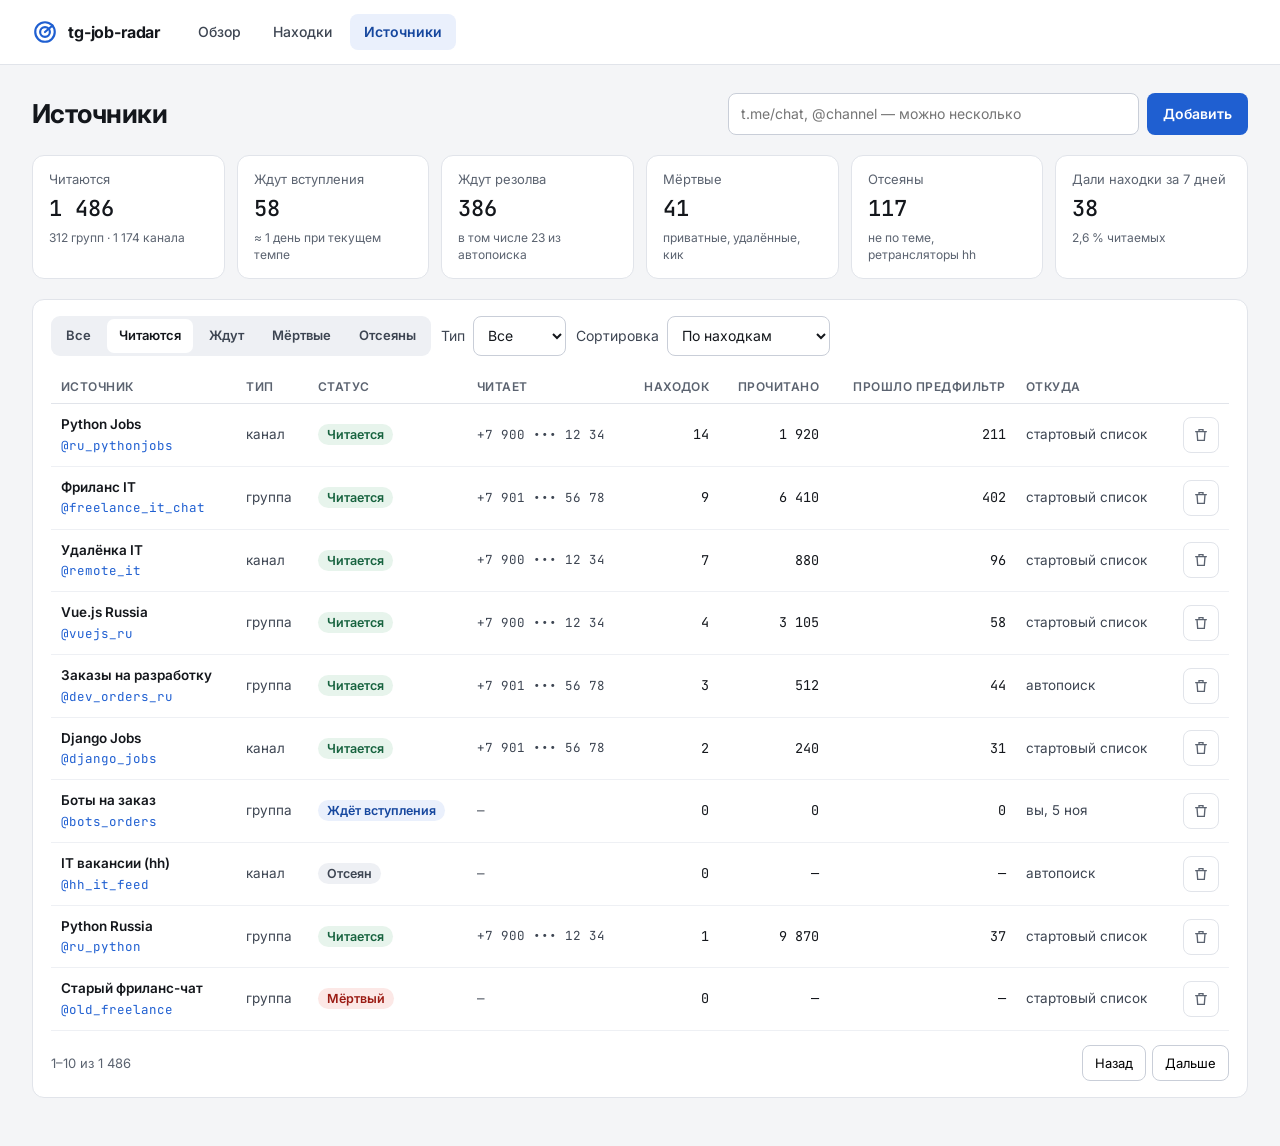
<file: design/web-panel/preview/Sources.html>
<!doctype html>
<html lang="ru">
<head>
<meta charset="utf-8">
<meta name="viewport" content="width=device-width, initial-scale=1">
<title>Источники — tg-job-radar</title>

<link rel="preconnect" href="https://fonts.googleapis.com">
<link rel="stylesheet" href="https://fonts.googleapis.com/css2?family=Inter:wght@400;500;600;700&amp;family=JetBrains+Mono:wght@400;500&amp;display=swap">
<style>
body{margin:0;background:#F4F5F7}
a{color:#1F5FD1;text-decoration:none}a:hover{color:#16479E;text-decoration:underline}
</style>

</head>
<body>


<div style="min-height: 100vh; background: #F4F5F7; color: #14171C; font-family: Inter, system-ui, -apple-system, 'Segoe UI', sans-serif; font-size: 14px; line-height: 1.45">

  <header style="background: #FFFFFF; border-bottom: 1px solid #E1E4EA">
    <div style="max-width: 1360px; margin: 0 auto; padding: 14px 32px; display: flex; flex-wrap: wrap; align-items: center; gap: 24px">
      <div style="display: flex; align-items: center; gap: 10px">
        <svg width="26" height="26" viewBox="0 0 24 24" fill="none" stroke="#1F5FD1" stroke-width="2" stroke-linecap="round" aria-hidden="true"><circle cx="12" cy="12" r="9"></circle><circle cx="12" cy="12" r="4.5"></circle><path d="M12 12 19 6"></path></svg>
        <span style="font-weight: 700; font-size: 16px; letter-spacing: -0.01em">tg-job-radar</span>
      </div>
      <nav aria-label="Разделы" style="display: flex; flex-wrap: wrap; gap: 4px">
        <a href="Main.html" style="padding: 8px 14px; border-radius: 8px; color: #3D4552; font-weight: 500">Обзор</a>
        <a href="Findings.html" style="padding: 8px 14px; border-radius: 8px; color: #3D4552; font-weight: 500">Находки</a>
        <a href="Sources.html" aria-current="page" style="padding: 8px 14px; border-radius: 8px; background: #EAF0FC; color: #16479E; font-weight: 600">Источники</a>
      </nav>
    </div>
  </header>

  <main style="max-width: 1360px; margin: 0 auto; padding: 28px 32px 48px; display: flex; flex-direction: column; gap: 20px">

    <div style="display: flex; flex-wrap: wrap; align-items: center; gap: 12px">
      <h1 style="margin: 0; font-size: 26px; font-weight: 700; letter-spacing: -0.02em">Источники</h1>
      <form style="margin-left: auto; display: flex; flex-wrap: wrap; gap: 8px; flex: 0 1 520px">
        <label style="flex: 1 1 280px; display: flex">
          <span style="position: absolute; width: 1px; height: 1px; overflow: hidden; clip: rect(0 0 0 0)">Ссылки на чаты</span>
          <input type="text" placeholder="t.me/chat, @channel — можно несколько" style="flex: 1; min-width: 0; min-height: 40px; padding: 0 12px; border: 1px solid #C9CED8; border-radius: 8px; font: inherit; color: #14171C">
        </label>
        <button type="submit" style="min-height: 40px; padding: 0 16px; border-radius: 8px; border: 0; background: #1F5FD1; color: #FFFFFF; font: inherit; font-weight: 600; cursor: pointer">Добавить</button>
      </form>
    </div>

    <section aria-label="Источники по статусам" style="display: grid; grid-template-columns: repeat(auto-fit, minmax(170px, 1fr)); gap: 12px">
      
        <div style="background: #FFFFFF; border: 1px solid #E1E4EA; border-radius: 12px; padding: 14px 16px; display: flex; flex-direction: column; gap: 4px">
          <span style="color: #5B6370; font-size: 13px">Читаются</span>
          <span style="font-family: 'JetBrains Mono', ui-monospace, monospace; font-size: 22px; font-weight: 500">1 486</span>
          <span style="color: #5B6370; font-size: 12px">312 групп · 1 174 канала</span>
        </div>
      
        <div style="background: #FFFFFF; border: 1px solid #E1E4EA; border-radius: 12px; padding: 14px 16px; display: flex; flex-direction: column; gap: 4px">
          <span style="color: #5B6370; font-size: 13px">Ждут вступления</span>
          <span style="font-family: 'JetBrains Mono', ui-monospace, monospace; font-size: 22px; font-weight: 500">58</span>
          <span style="color: #5B6370; font-size: 12px">≈ 1 день при текущем темпе</span>
        </div>
      
        <div style="background: #FFFFFF; border: 1px solid #E1E4EA; border-radius: 12px; padding: 14px 16px; display: flex; flex-direction: column; gap: 4px">
          <span style="color: #5B6370; font-size: 13px">Ждут резолва</span>
          <span style="font-family: 'JetBrains Mono', ui-monospace, monospace; font-size: 22px; font-weight: 500">386</span>
          <span style="color: #5B6370; font-size: 12px">в том числе 23 из автопоиска</span>
        </div>
      
        <div style="background: #FFFFFF; border: 1px solid #E1E4EA; border-radius: 12px; padding: 14px 16px; display: flex; flex-direction: column; gap: 4px">
          <span style="color: #5B6370; font-size: 13px">Мёртвые</span>
          <span style="font-family: 'JetBrains Mono', ui-monospace, monospace; font-size: 22px; font-weight: 500">41</span>
          <span style="color: #5B6370; font-size: 12px">приватные, удалённые, кик</span>
        </div>
      
        <div style="background: #FFFFFF; border: 1px solid #E1E4EA; border-radius: 12px; padding: 14px 16px; display: flex; flex-direction: column; gap: 4px">
          <span style="color: #5B6370; font-size: 13px">Отсеяны</span>
          <span style="font-family: 'JetBrains Mono', ui-monospace, monospace; font-size: 22px; font-weight: 500">117</span>
          <span style="color: #5B6370; font-size: 12px">не по теме, ретрансляторы hh</span>
        </div>
      
        <div style="background: #FFFFFF; border: 1px solid #E1E4EA; border-radius: 12px; padding: 14px 16px; display: flex; flex-direction: column; gap: 4px">
          <span style="color: #5B6370; font-size: 13px">Дали находки за 7 дней</span>
          <span style="font-family: 'JetBrains Mono', ui-monospace, monospace; font-size: 22px; font-weight: 500">38</span>
          <span style="color: #5B6370; font-size: 12px">2,6 % читаемых</span>
        </div>
      
    </section>

    <section style="background: #FFFFFF; border: 1px solid #E1E4EA; border-radius: 12px; padding: 16px 18px; display: flex; flex-direction: column; gap: 14px">
      <div style="display: flex; flex-wrap: wrap; align-items: center; gap: 10px">
        <div role="group" aria-label="Статус" style="display: flex; flex-wrap: wrap; gap: 4px; padding: 3px; background: #EEF0F4; border-radius: 9px">
          
            <button type="button" aria-pressed="false" style="min-height: 34px; padding: 0 12px; border: 0; border-radius: 7px; font: inherit; font-weight: 600; font-size: 13px; cursor: pointer; background: transparent; color: #3D4552">Все</button>
          
            <button type="button" aria-pressed="true" style="min-height: 34px; padding: 0 12px; border: 0; border-radius: 7px; font: inherit; font-weight: 600; font-size: 13px; cursor: pointer; background: #FFFFFF; color: #14171C">Читаются</button>
          
            <button type="button" aria-pressed="false" style="min-height: 34px; padding: 0 12px; border: 0; border-radius: 7px; font: inherit; font-weight: 600; font-size: 13px; cursor: pointer; background: transparent; color: #3D4552">Ждут</button>
          
            <button type="button" aria-pressed="false" style="min-height: 34px; padding: 0 12px; border: 0; border-radius: 7px; font: inherit; font-weight: 600; font-size: 13px; cursor: pointer; background: transparent; color: #3D4552">Мёртвые</button>
          
            <button type="button" aria-pressed="false" style="min-height: 34px; padding: 0 12px; border: 0; border-radius: 7px; font: inherit; font-weight: 600; font-size: 13px; cursor: pointer; background: transparent; color: #3D4552">Отсеяны</button>
          
        </div>
        <label style="display: flex; align-items: center; gap: 8px; color: #3D4552">Тип
          <select style="min-height: 40px; padding: 0 10px; border: 1px solid #C9CED8; border-radius: 8px; font: inherit; background: #FFFFFF; color: #14171C"><option>Все</option><option>Группы</option><option>Каналы</option></select>
        </label>
        <label style="display: flex; align-items: center; gap: 8px; color: #3D4552">Сортировка
          <select style="min-height: 40px; padding: 0 10px; border: 1px solid #C9CED8; border-radius: 8px; font: inherit; background: #FFFFFF; color: #14171C"><option>По находкам</option><option>По прочитанному</option><option>Новые</option></select>
        </label>
      </div>

      <div style="overflow-x: auto">
        <table style="width: 100%; min-width: 980px; border-collapse: collapse; font-size: 13.5px">
          <thead>
            <tr style="text-align: left; color: #5B6370; font-size: 12px; text-transform: uppercase; letter-spacing: 0.04em">
              <th style="padding: 8px 10px; font-weight: 600; border-bottom: 1px solid #E1E4EA">Источник</th>
              <th style="padding: 8px 10px; font-weight: 600; border-bottom: 1px solid #E1E4EA">Тип</th>
              <th style="padding: 8px 10px; font-weight: 600; border-bottom: 1px solid #E1E4EA">Статус</th>
              <th style="padding: 8px 10px; font-weight: 600; border-bottom: 1px solid #E1E4EA">Читает</th>
              <th style="padding: 8px 10px; font-weight: 600; border-bottom: 1px solid #E1E4EA; text-align: right">Находок</th>
              <th style="padding: 8px 10px; font-weight: 600; border-bottom: 1px solid #E1E4EA; text-align: right">Прочитано</th>
              <th style="padding: 8px 10px; font-weight: 600; border-bottom: 1px solid #E1E4EA; text-align: right">Прошло предфильтр</th>
              <th style="padding: 8px 10px; font-weight: 600; border-bottom: 1px solid #E1E4EA">Откуда</th>
              <th style="padding: 8px 10px; border-bottom: 1px solid #E1E4EA"><span style="position: absolute; width: 1px; height: 1px; overflow: hidden; clip: rect(0 0 0 0)">Действия</span></th>
            </tr>
          </thead>
          <tbody>
            
              <tr>
                <td style="padding: 11px 10px; border-bottom: 1px solid #EEF0F4">
                  <div style="display: flex; flex-direction: column; gap: 2px">
                    <span style="font-weight: 600">Python Jobs</span>
                    <a href="https://t.me/ru_pythonjobs" style="font-family: 'JetBrains Mono', ui-monospace, monospace; font-size: 12.5px">@ru_pythonjobs</a>
                  </div>
                </td>
                <td style="padding: 11px 10px; border-bottom: 1px solid #EEF0F4; color: #3D4552">канал</td>
                <td style="padding: 11px 10px; border-bottom: 1px solid #EEF0F4">
                  <span style="padding: 3px 9px; border-radius: 999px; font-weight: 600; font-size: 12.5px; background: #E7F4EC; color: #17633F">Читается</span>
                </td>
                <td style="padding: 11px 10px; border-bottom: 1px solid #EEF0F4; font-family: 'JetBrains Mono', ui-monospace, monospace; font-size: 12.5px; color: #3D4552">+7 900 ••• 12 34</td>
                <td style="padding: 11px 10px; border-bottom: 1px solid #EEF0F4; font-family: 'JetBrains Mono', ui-monospace, monospace; text-align: right">14</td>
                <td style="padding: 11px 10px; border-bottom: 1px solid #EEF0F4; font-family: 'JetBrains Mono', ui-monospace, monospace; text-align: right">1 920</td>
                <td style="padding: 11px 10px; border-bottom: 1px solid #EEF0F4; font-family: 'JetBrains Mono', ui-monospace, monospace; text-align: right">211</td>
                <td style="padding: 11px 10px; border-bottom: 1px solid #EEF0F4; color: #3D4552">стартовый список</td>
                <td style="padding: 11px 10px; border-bottom: 1px solid #EEF0F4; text-align: right">
                  <button type="button" aria-label="Убрать источник" style="width: 36px; height: 36px; display: inline-flex; align-items: center; justify-content: center; border-radius: 8px; border: 1px solid #E1E4EA; background: #FFFFFF; cursor: pointer">
                    <svg width="16" height="16" viewBox="0 0 24 24" fill="none" stroke="#5B6370" stroke-width="2" stroke-linecap="round" aria-hidden="true"><path d="M4 7h16M9 7V4h6v3M6 7l1 13h10l1-13"></path></svg>
                  </button>
                </td>
              </tr>
            
              <tr>
                <td style="padding: 11px 10px; border-bottom: 1px solid #EEF0F4">
                  <div style="display: flex; flex-direction: column; gap: 2px">
                    <span style="font-weight: 600">Фриланс IT</span>
                    <a href="https://t.me/freelance_it_chat" style="font-family: 'JetBrains Mono', ui-monospace, monospace; font-size: 12.5px">@freelance_it_chat</a>
                  </div>
                </td>
                <td style="padding: 11px 10px; border-bottom: 1px solid #EEF0F4; color: #3D4552">группа</td>
                <td style="padding: 11px 10px; border-bottom: 1px solid #EEF0F4">
                  <span style="padding: 3px 9px; border-radius: 999px; font-weight: 600; font-size: 12.5px; background: #E7F4EC; color: #17633F">Читается</span>
                </td>
                <td style="padding: 11px 10px; border-bottom: 1px solid #EEF0F4; font-family: 'JetBrains Mono', ui-monospace, monospace; font-size: 12.5px; color: #3D4552">+7 901 ••• 56 78</td>
                <td style="padding: 11px 10px; border-bottom: 1px solid #EEF0F4; font-family: 'JetBrains Mono', ui-monospace, monospace; text-align: right">9</td>
                <td style="padding: 11px 10px; border-bottom: 1px solid #EEF0F4; font-family: 'JetBrains Mono', ui-monospace, monospace; text-align: right">6 410</td>
                <td style="padding: 11px 10px; border-bottom: 1px solid #EEF0F4; font-family: 'JetBrains Mono', ui-monospace, monospace; text-align: right">402</td>
                <td style="padding: 11px 10px; border-bottom: 1px solid #EEF0F4; color: #3D4552">стартовый список</td>
                <td style="padding: 11px 10px; border-bottom: 1px solid #EEF0F4; text-align: right">
                  <button type="button" aria-label="Убрать источник" style="width: 36px; height: 36px; display: inline-flex; align-items: center; justify-content: center; border-radius: 8px; border: 1px solid #E1E4EA; background: #FFFFFF; cursor: pointer">
                    <svg width="16" height="16" viewBox="0 0 24 24" fill="none" stroke="#5B6370" stroke-width="2" stroke-linecap="round" aria-hidden="true"><path d="M4 7h16M9 7V4h6v3M6 7l1 13h10l1-13"></path></svg>
                  </button>
                </td>
              </tr>
            
              <tr>
                <td style="padding: 11px 10px; border-bottom: 1px solid #EEF0F4">
                  <div style="display: flex; flex-direction: column; gap: 2px">
                    <span style="font-weight: 600">Удалёнка IT</span>
                    <a href="https://t.me/remote_it" style="font-family: 'JetBrains Mono', ui-monospace, monospace; font-size: 12.5px">@remote_it</a>
                  </div>
                </td>
                <td style="padding: 11px 10px; border-bottom: 1px solid #EEF0F4; color: #3D4552">канал</td>
                <td style="padding: 11px 10px; border-bottom: 1px solid #EEF0F4">
                  <span style="padding: 3px 9px; border-radius: 999px; font-weight: 600; font-size: 12.5px; background: #E7F4EC; color: #17633F">Читается</span>
                </td>
                <td style="padding: 11px 10px; border-bottom: 1px solid #EEF0F4; font-family: 'JetBrains Mono', ui-monospace, monospace; font-size: 12.5px; color: #3D4552">+7 900 ••• 12 34</td>
                <td style="padding: 11px 10px; border-bottom: 1px solid #EEF0F4; font-family: 'JetBrains Mono', ui-monospace, monospace; text-align: right">7</td>
                <td style="padding: 11px 10px; border-bottom: 1px solid #EEF0F4; font-family: 'JetBrains Mono', ui-monospace, monospace; text-align: right">880</td>
                <td style="padding: 11px 10px; border-bottom: 1px solid #EEF0F4; font-family: 'JetBrains Mono', ui-monospace, monospace; text-align: right">96</td>
                <td style="padding: 11px 10px; border-bottom: 1px solid #EEF0F4; color: #3D4552">стартовый список</td>
                <td style="padding: 11px 10px; border-bottom: 1px solid #EEF0F4; text-align: right">
                  <button type="button" aria-label="Убрать источник" style="width: 36px; height: 36px; display: inline-flex; align-items: center; justify-content: center; border-radius: 8px; border: 1px solid #E1E4EA; background: #FFFFFF; cursor: pointer">
                    <svg width="16" height="16" viewBox="0 0 24 24" fill="none" stroke="#5B6370" stroke-width="2" stroke-linecap="round" aria-hidden="true"><path d="M4 7h16M9 7V4h6v3M6 7l1 13h10l1-13"></path></svg>
                  </button>
                </td>
              </tr>
            
              <tr>
                <td style="padding: 11px 10px; border-bottom: 1px solid #EEF0F4">
                  <div style="display: flex; flex-direction: column; gap: 2px">
                    <span style="font-weight: 600">Vue.js Russia</span>
                    <a href="https://t.me/vuejs_ru" style="font-family: 'JetBrains Mono', ui-monospace, monospace; font-size: 12.5px">@vuejs_ru</a>
                  </div>
                </td>
                <td style="padding: 11px 10px; border-bottom: 1px solid #EEF0F4; color: #3D4552">группа</td>
                <td style="padding: 11px 10px; border-bottom: 1px solid #EEF0F4">
                  <span style="padding: 3px 9px; border-radius: 999px; font-weight: 600; font-size: 12.5px; background: #E7F4EC; color: #17633F">Читается</span>
                </td>
                <td style="padding: 11px 10px; border-bottom: 1px solid #EEF0F4; font-family: 'JetBrains Mono', ui-monospace, monospace; font-size: 12.5px; color: #3D4552">+7 900 ••• 12 34</td>
                <td style="padding: 11px 10px; border-bottom: 1px solid #EEF0F4; font-family: 'JetBrains Mono', ui-monospace, monospace; text-align: right">4</td>
                <td style="padding: 11px 10px; border-bottom: 1px solid #EEF0F4; font-family: 'JetBrains Mono', ui-monospace, monospace; text-align: right">3 105</td>
                <td style="padding: 11px 10px; border-bottom: 1px solid #EEF0F4; font-family: 'JetBrains Mono', ui-monospace, monospace; text-align: right">58</td>
                <td style="padding: 11px 10px; border-bottom: 1px solid #EEF0F4; color: #3D4552">стартовый список</td>
                <td style="padding: 11px 10px; border-bottom: 1px solid #EEF0F4; text-align: right">
                  <button type="button" aria-label="Убрать источник" style="width: 36px; height: 36px; display: inline-flex; align-items: center; justify-content: center; border-radius: 8px; border: 1px solid #E1E4EA; background: #FFFFFF; cursor: pointer">
                    <svg width="16" height="16" viewBox="0 0 24 24" fill="none" stroke="#5B6370" stroke-width="2" stroke-linecap="round" aria-hidden="true"><path d="M4 7h16M9 7V4h6v3M6 7l1 13h10l1-13"></path></svg>
                  </button>
                </td>
              </tr>
            
              <tr>
                <td style="padding: 11px 10px; border-bottom: 1px solid #EEF0F4">
                  <div style="display: flex; flex-direction: column; gap: 2px">
                    <span style="font-weight: 600">Заказы на разработку</span>
                    <a href="https://t.me/dev_orders_ru" style="font-family: 'JetBrains Mono', ui-monospace, monospace; font-size: 12.5px">@dev_orders_ru</a>
                  </div>
                </td>
                <td style="padding: 11px 10px; border-bottom: 1px solid #EEF0F4; color: #3D4552">группа</td>
                <td style="padding: 11px 10px; border-bottom: 1px solid #EEF0F4">
                  <span style="padding: 3px 9px; border-radius: 999px; font-weight: 600; font-size: 12.5px; background: #E7F4EC; color: #17633F">Читается</span>
                </td>
                <td style="padding: 11px 10px; border-bottom: 1px solid #EEF0F4; font-family: 'JetBrains Mono', ui-monospace, monospace; font-size: 12.5px; color: #3D4552">+7 901 ••• 56 78</td>
                <td style="padding: 11px 10px; border-bottom: 1px solid #EEF0F4; font-family: 'JetBrains Mono', ui-monospace, monospace; text-align: right">3</td>
                <td style="padding: 11px 10px; border-bottom: 1px solid #EEF0F4; font-family: 'JetBrains Mono', ui-monospace, monospace; text-align: right">512</td>
                <td style="padding: 11px 10px; border-bottom: 1px solid #EEF0F4; font-family: 'JetBrains Mono', ui-monospace, monospace; text-align: right">44</td>
                <td style="padding: 11px 10px; border-bottom: 1px solid #EEF0F4; color: #3D4552">автопоиск</td>
                <td style="padding: 11px 10px; border-bottom: 1px solid #EEF0F4; text-align: right">
                  <button type="button" aria-label="Убрать источник" style="width: 36px; height: 36px; display: inline-flex; align-items: center; justify-content: center; border-radius: 8px; border: 1px solid #E1E4EA; background: #FFFFFF; cursor: pointer">
                    <svg width="16" height="16" viewBox="0 0 24 24" fill="none" stroke="#5B6370" stroke-width="2" stroke-linecap="round" aria-hidden="true"><path d="M4 7h16M9 7V4h6v3M6 7l1 13h10l1-13"></path></svg>
                  </button>
                </td>
              </tr>
            
              <tr>
                <td style="padding: 11px 10px; border-bottom: 1px solid #EEF0F4">
                  <div style="display: flex; flex-direction: column; gap: 2px">
                    <span style="font-weight: 600">Django Jobs</span>
                    <a href="https://t.me/django_jobs" style="font-family: 'JetBrains Mono', ui-monospace, monospace; font-size: 12.5px">@django_jobs</a>
                  </div>
                </td>
                <td style="padding: 11px 10px; border-bottom: 1px solid #EEF0F4; color: #3D4552">канал</td>
                <td style="padding: 11px 10px; border-bottom: 1px solid #EEF0F4">
                  <span style="padding: 3px 9px; border-radius: 999px; font-weight: 600; font-size: 12.5px; background: #E7F4EC; color: #17633F">Читается</span>
                </td>
                <td style="padding: 11px 10px; border-bottom: 1px solid #EEF0F4; font-family: 'JetBrains Mono', ui-monospace, monospace; font-size: 12.5px; color: #3D4552">+7 901 ••• 56 78</td>
                <td style="padding: 11px 10px; border-bottom: 1px solid #EEF0F4; font-family: 'JetBrains Mono', ui-monospace, monospace; text-align: right">2</td>
                <td style="padding: 11px 10px; border-bottom: 1px solid #EEF0F4; font-family: 'JetBrains Mono', ui-monospace, monospace; text-align: right">240</td>
                <td style="padding: 11px 10px; border-bottom: 1px solid #EEF0F4; font-family: 'JetBrains Mono', ui-monospace, monospace; text-align: right">31</td>
                <td style="padding: 11px 10px; border-bottom: 1px solid #EEF0F4; color: #3D4552">стартовый список</td>
                <td style="padding: 11px 10px; border-bottom: 1px solid #EEF0F4; text-align: right">
                  <button type="button" aria-label="Убрать источник" style="width: 36px; height: 36px; display: inline-flex; align-items: center; justify-content: center; border-radius: 8px; border: 1px solid #E1E4EA; background: #FFFFFF; cursor: pointer">
                    <svg width="16" height="16" viewBox="0 0 24 24" fill="none" stroke="#5B6370" stroke-width="2" stroke-linecap="round" aria-hidden="true"><path d="M4 7h16M9 7V4h6v3M6 7l1 13h10l1-13"></path></svg>
                  </button>
                </td>
              </tr>
            
              <tr>
                <td style="padding: 11px 10px; border-bottom: 1px solid #EEF0F4">
                  <div style="display: flex; flex-direction: column; gap: 2px">
                    <span style="font-weight: 600">Боты на заказ</span>
                    <a href="https://t.me/bots_orders" style="font-family: 'JetBrains Mono', ui-monospace, monospace; font-size: 12.5px">@bots_orders</a>
                  </div>
                </td>
                <td style="padding: 11px 10px; border-bottom: 1px solid #EEF0F4; color: #3D4552">группа</td>
                <td style="padding: 11px 10px; border-bottom: 1px solid #EEF0F4">
                  <span style="padding: 3px 9px; border-radius: 999px; font-weight: 600; font-size: 12.5px; background: #EAF0FC; color: #16479E">Ждёт вступления</span>
                </td>
                <td style="padding: 11px 10px; border-bottom: 1px solid #EEF0F4; font-family: 'JetBrains Mono', ui-monospace, monospace; font-size: 12.5px; color: #3D4552">—</td>
                <td style="padding: 11px 10px; border-bottom: 1px solid #EEF0F4; font-family: 'JetBrains Mono', ui-monospace, monospace; text-align: right">0</td>
                <td style="padding: 11px 10px; border-bottom: 1px solid #EEF0F4; font-family: 'JetBrains Mono', ui-monospace, monospace; text-align: right">0</td>
                <td style="padding: 11px 10px; border-bottom: 1px solid #EEF0F4; font-family: 'JetBrains Mono', ui-monospace, monospace; text-align: right">0</td>
                <td style="padding: 11px 10px; border-bottom: 1px solid #EEF0F4; color: #3D4552">вы, 5 ноя</td>
                <td style="padding: 11px 10px; border-bottom: 1px solid #EEF0F4; text-align: right">
                  <button type="button" aria-label="Убрать источник" style="width: 36px; height: 36px; display: inline-flex; align-items: center; justify-content: center; border-radius: 8px; border: 1px solid #E1E4EA; background: #FFFFFF; cursor: pointer">
                    <svg width="16" height="16" viewBox="0 0 24 24" fill="none" stroke="#5B6370" stroke-width="2" stroke-linecap="round" aria-hidden="true"><path d="M4 7h16M9 7V4h6v3M6 7l1 13h10l1-13"></path></svg>
                  </button>
                </td>
              </tr>
            
              <tr>
                <td style="padding: 11px 10px; border-bottom: 1px solid #EEF0F4">
                  <div style="display: flex; flex-direction: column; gap: 2px">
                    <span style="font-weight: 600">IT вакансии (hh)</span>
                    <a href="https://t.me/hh_it_feed" style="font-family: 'JetBrains Mono', ui-monospace, monospace; font-size: 12.5px">@hh_it_feed</a>
                  </div>
                </td>
                <td style="padding: 11px 10px; border-bottom: 1px solid #EEF0F4; color: #3D4552">канал</td>
                <td style="padding: 11px 10px; border-bottom: 1px solid #EEF0F4">
                  <span style="padding: 3px 9px; border-radius: 999px; font-weight: 600; font-size: 12.5px; background: #EEF0F4; color: #3D4552">Отсеян</span>
                </td>
                <td style="padding: 11px 10px; border-bottom: 1px solid #EEF0F4; font-family: 'JetBrains Mono', ui-monospace, monospace; font-size: 12.5px; color: #3D4552">—</td>
                <td style="padding: 11px 10px; border-bottom: 1px solid #EEF0F4; font-family: 'JetBrains Mono', ui-monospace, monospace; text-align: right">0</td>
                <td style="padding: 11px 10px; border-bottom: 1px solid #EEF0F4; font-family: 'JetBrains Mono', ui-monospace, monospace; text-align: right">—</td>
                <td style="padding: 11px 10px; border-bottom: 1px solid #EEF0F4; font-family: 'JetBrains Mono', ui-monospace, monospace; text-align: right">—</td>
                <td style="padding: 11px 10px; border-bottom: 1px solid #EEF0F4; color: #3D4552">автопоиск</td>
                <td style="padding: 11px 10px; border-bottom: 1px solid #EEF0F4; text-align: right">
                  <button type="button" aria-label="Убрать источник" style="width: 36px; height: 36px; display: inline-flex; align-items: center; justify-content: center; border-radius: 8px; border: 1px solid #E1E4EA; background: #FFFFFF; cursor: pointer">
                    <svg width="16" height="16" viewBox="0 0 24 24" fill="none" stroke="#5B6370" stroke-width="2" stroke-linecap="round" aria-hidden="true"><path d="M4 7h16M9 7V4h6v3M6 7l1 13h10l1-13"></path></svg>
                  </button>
                </td>
              </tr>
            
              <tr>
                <td style="padding: 11px 10px; border-bottom: 1px solid #EEF0F4">
                  <div style="display: flex; flex-direction: column; gap: 2px">
                    <span style="font-weight: 600">Python Russia</span>
                    <a href="https://t.me/ru_python" style="font-family: 'JetBrains Mono', ui-monospace, monospace; font-size: 12.5px">@ru_python</a>
                  </div>
                </td>
                <td style="padding: 11px 10px; border-bottom: 1px solid #EEF0F4; color: #3D4552">группа</td>
                <td style="padding: 11px 10px; border-bottom: 1px solid #EEF0F4">
                  <span style="padding: 3px 9px; border-radius: 999px; font-weight: 600; font-size: 12.5px; background: #E7F4EC; color: #17633F">Читается</span>
                </td>
                <td style="padding: 11px 10px; border-bottom: 1px solid #EEF0F4; font-family: 'JetBrains Mono', ui-monospace, monospace; font-size: 12.5px; color: #3D4552">+7 900 ••• 12 34</td>
                <td style="padding: 11px 10px; border-bottom: 1px solid #EEF0F4; font-family: 'JetBrains Mono', ui-monospace, monospace; text-align: right">1</td>
                <td style="padding: 11px 10px; border-bottom: 1px solid #EEF0F4; font-family: 'JetBrains Mono', ui-monospace, monospace; text-align: right">9 870</td>
                <td style="padding: 11px 10px; border-bottom: 1px solid #EEF0F4; font-family: 'JetBrains Mono', ui-monospace, monospace; text-align: right">37</td>
                <td style="padding: 11px 10px; border-bottom: 1px solid #EEF0F4; color: #3D4552">стартовый список</td>
                <td style="padding: 11px 10px; border-bottom: 1px solid #EEF0F4; text-align: right">
                  <button type="button" aria-label="Убрать источник" style="width: 36px; height: 36px; display: inline-flex; align-items: center; justify-content: center; border-radius: 8px; border: 1px solid #E1E4EA; background: #FFFFFF; cursor: pointer">
                    <svg width="16" height="16" viewBox="0 0 24 24" fill="none" stroke="#5B6370" stroke-width="2" stroke-linecap="round" aria-hidden="true"><path d="M4 7h16M9 7V4h6v3M6 7l1 13h10l1-13"></path></svg>
                  </button>
                </td>
              </tr>
            
              <tr>
                <td style="padding: 11px 10px; border-bottom: 1px solid #EEF0F4">
                  <div style="display: flex; flex-direction: column; gap: 2px">
                    <span style="font-weight: 600">Старый фриланс-чат</span>
                    <a href="https://t.me/old_freelance" style="font-family: 'JetBrains Mono', ui-monospace, monospace; font-size: 12.5px">@old_freelance</a>
                  </div>
                </td>
                <td style="padding: 11px 10px; border-bottom: 1px solid #EEF0F4; color: #3D4552">группа</td>
                <td style="padding: 11px 10px; border-bottom: 1px solid #EEF0F4">
                  <span style="padding: 3px 9px; border-radius: 999px; font-weight: 600; font-size: 12.5px; background: #FCE8E6; color: #9B1C14">Мёртвый</span>
                </td>
                <td style="padding: 11px 10px; border-bottom: 1px solid #EEF0F4; font-family: 'JetBrains Mono', ui-monospace, monospace; font-size: 12.5px; color: #3D4552">—</td>
                <td style="padding: 11px 10px; border-bottom: 1px solid #EEF0F4; font-family: 'JetBrains Mono', ui-monospace, monospace; text-align: right">0</td>
                <td style="padding: 11px 10px; border-bottom: 1px solid #EEF0F4; font-family: 'JetBrains Mono', ui-monospace, monospace; text-align: right">—</td>
                <td style="padding: 11px 10px; border-bottom: 1px solid #EEF0F4; font-family: 'JetBrains Mono', ui-monospace, monospace; text-align: right">—</td>
                <td style="padding: 11px 10px; border-bottom: 1px solid #EEF0F4; color: #3D4552">стартовый список</td>
                <td style="padding: 11px 10px; border-bottom: 1px solid #EEF0F4; text-align: right">
                  <button type="button" aria-label="Убрать источник" style="width: 36px; height: 36px; display: inline-flex; align-items: center; justify-content: center; border-radius: 8px; border: 1px solid #E1E4EA; background: #FFFFFF; cursor: pointer">
                    <svg width="16" height="16" viewBox="0 0 24 24" fill="none" stroke="#5B6370" stroke-width="2" stroke-linecap="round" aria-hidden="true"><path d="M4 7h16M9 7V4h6v3M6 7l1 13h10l1-13"></path></svg>
                  </button>
                </td>
              </tr>
            
          </tbody>
        </table>
      </div>
      <div style="display: flex; flex-wrap: wrap; justify-content: space-between; align-items: center; gap: 8px; color: #5B6370; font-size: 13px">
        <span>1–10 из 1 486</span>
        <div style="display: flex; gap: 6px">
          <button type="button" style="min-height: 36px; padding: 0 12px; border-radius: 8px; border: 1px solid #C9CED8; background: #FFFFFF; font: inherit; cursor: pointer">Назад</button>
          <button type="button" style="min-height: 36px; padding: 0 12px; border-radius: 8px; border: 1px solid #C9CED8; background: #FFFFFF; font: inherit; cursor: pointer">Дальше</button>
        </div>
      </div>
    </section>
  </main>
</div>

</body>
</html>
</file>
